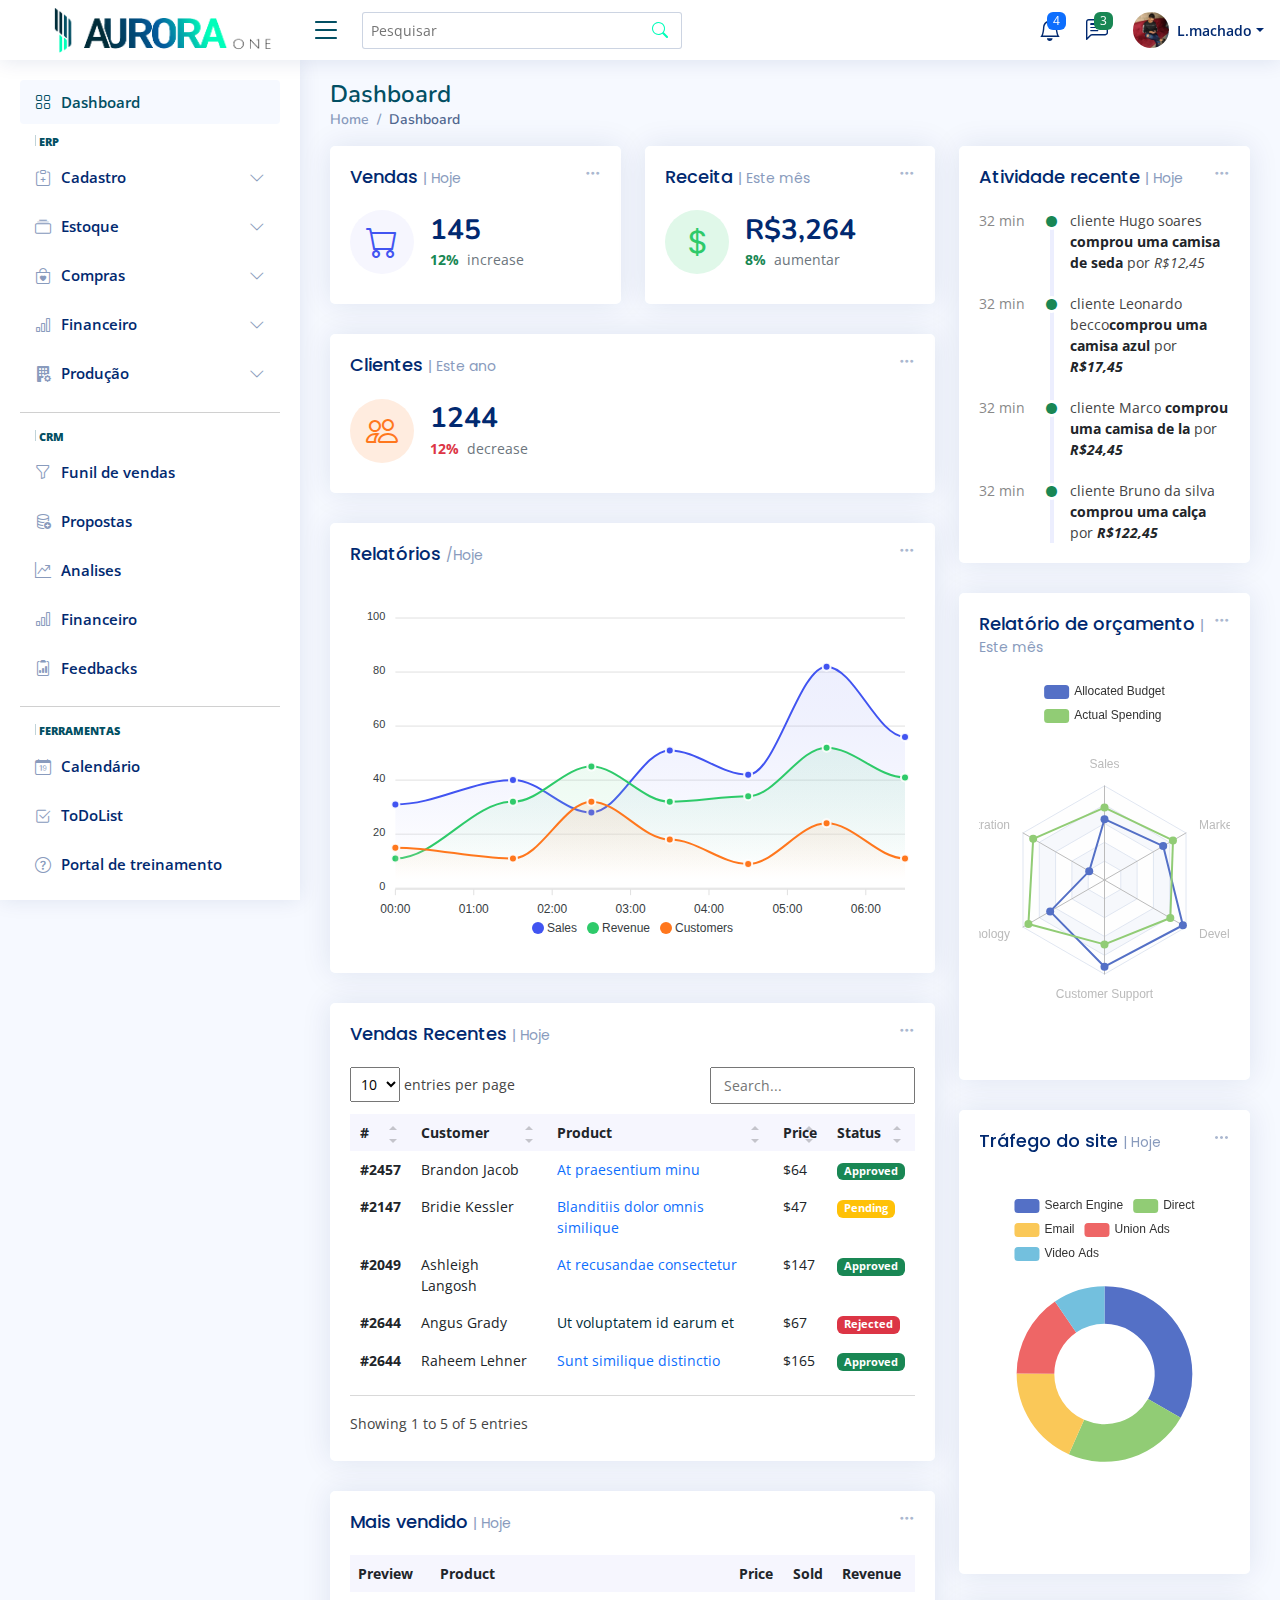
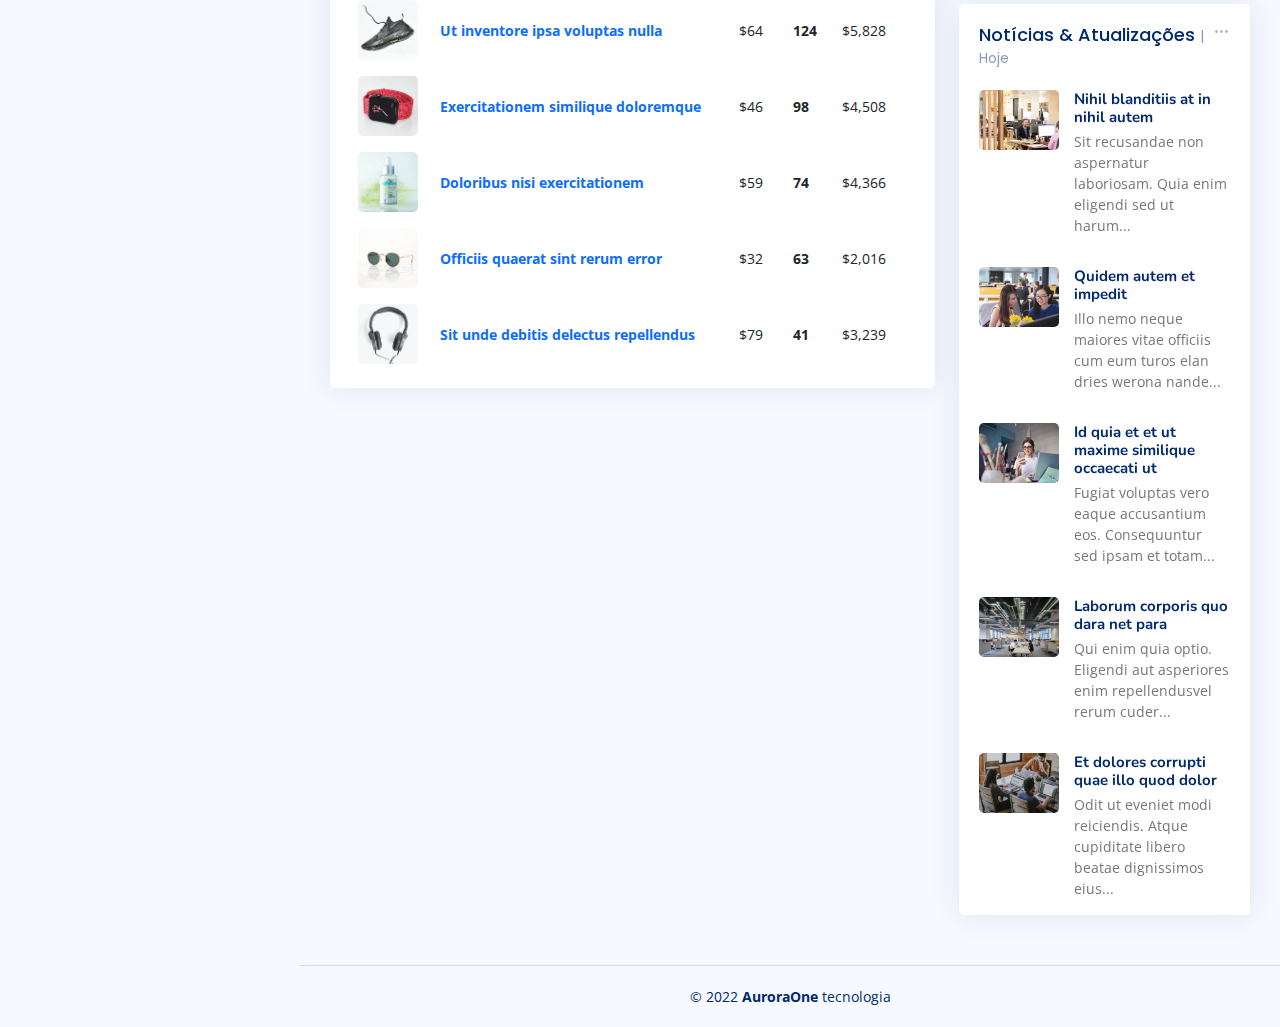
<file: index.html>
<!DOCTYPE html>
<html lang="pt-br">

<head>
  <meta charset="utf-8">
  <meta content="width=device-width, initial-scale=1.0" name="viewport">

  <title>Dashboard | AuroraOne</title>
  <meta content="" name="description">
  <meta content="" name="keywords">

  <!-- Favicons -->
  <link rel="icon" type="image/x-icon" href="assets/img/favi-icon.png">
  <!-- js -->
  <script type="text/javascript" src="assets/js/main.js"></script>
  <!-- Google Fonts -->
  <link href="https://fonts.gstatic.com" rel="preconnect">
  <link href="https://fonts.googleapis.com/css?family=Open+Sans:300,300i,400,400i,600,600i,700,700i|Nunito:300,300i,400,400i,600,600i,700,700i|Poppins:300,300i,400,400i,500,500i,600,600i,700,700i" rel="stylesheet">

  <!-- Vendor CSS Files -->
  <link href="assets/vendor/bootstrap/css/bootstrap.min.css" rel="stylesheet">
  <link href="assets/vendor/bootstrap-icons/bootstrap-icons.css" rel="stylesheet">
  <link href="assets/vendor/boxicons/css/boxicons.min.css" rel="stylesheet">
  <link href="assets/vendor/quill/quill.snow.css" rel="stylesheet">
  <link href="assets/vendor/quill/quill.bubble.css" rel="stylesheet">
  <link href="assets/vendor/remixicon/remixicon.css" rel="stylesheet">
  <link href="assets/vendor/simple-datatables/style.css" rel="stylesheet">

  <!-- Template Main CSS File -->
  <link href="assets/css/style.css" rel="stylesheet">

  
</head>

<body>
  <!-- ======= Header ======= -->
  <header id="header" class="header fixed-top d-flex align-items-center">

    <div class="d-flex align-items-center justify-content-between">
      <a href="index.html" class="logo d-flex align-items-center">
        <img class="logo" src="assets/img/logotipo.png" alt="">
        
      </a>
      <i class="bi bi-list toggle-sidebar-btn"></i>
    </div><!-- End Logo -->

    <div class="search-bar">
      <form class="search-form d-flex align-items-center" method="POST" action="#">
        <input type="text" name="query" placeholder="Pesquisar" title="Enter search keyword">
        <button type="submit" title="Search"><i class="bi bi-search"></i></button>
      </form>
    </div><!-- End Search Bar -->

    <nav class="header-nav ms-auto">
      <ul class="d-flex align-items-center">

        <li class="nav-item d-block d-lg-none">
          <a class="nav-link nav-icon search-bar-toggle " href="#">
            <i class="bi bi-search"></i>
          </a>
        </li><!-- End Search Icon-->

        <li class="nav-item dropdown">

          <a class="nav-link nav-icon" href="#" data-bs-toggle="dropdown">
            <i class="bi bi-bell"></i>
            <span class="badge bg-primary badge-number">4</span>
          </a><!-- End Notification Icon -->

          <ul class="dropdown-menu dropdown-menu-end dropdown-menu-arrow notifications">
            <li class="dropdown-header">
              Você tem 4 novas notificações
              <a href="#"><span class="badge rounded-pill bg-primary p-2 ms-2">View all</span></a>
            </li>
            <li>
              <hr class="dropdown-divider">
            </li>

            <li class="notification-item">
              <i class="bi bi-exclamation-circle text-warning"></i>
              <div>
                <h4>Lorem Ipsum</h4>
                <p>Quae dolorem earum veritatis oditseno</p>
                <p>30 min. ago</p>
              </div>
            </li>

            <li>
              <hr class="dropdown-divider">
            </li>

            <li class="notification-item">
              <i class="bi bi-x-circle text-danger"></i>
              <div>
                <h4>Atque rerum nesciunt</h4>
                <p>Quae dolorem earum veritatis oditseno</p>
                <p>1 hr. ago</p>
              </div>
            </li>

            <li>
              <hr class="dropdown-divider">
            </li>

            <li class="notification-item">
              <i class="bi bi-check-circle text-success"></i>
              <div>
                <h4>Sit rerum fuga</h4>
                <p>Quae dolorem earum veritatis oditseno</p>
                <p>2 hrs. ago</p>
              </div>
            </li>

            <li>
              <hr class="dropdown-divider">
            </li>

            <li class="notification-item">
              <i class="bi bi-info-circle text-primary"></i>
              <div>
                <h4>Dicta reprehenderit</h4>
                <p>Quae dolorem earum veritatis oditseno</p>
                <p>4 hrs. ago</p>
              </div>
            </li>

            <li>
              <hr class="dropdown-divider">
            </li>
            <li class="dropdown-footer">
              <a href="#">Show all notifications</a>
            </li>

          </ul><!-- End Notification Dropdown Items -->

        </li><!-- End Notification Nav -->

        <li class="nav-item dropdown">

          <a class="nav-link nav-icon" href="#" data-bs-toggle="dropdown">
            <i class="bi bi-chat-left-text"></i>
            <span class="badge bg-success badge-number">3</span>
          </a><!-- End Messages Icon -->

          <ul class="dropdown-menu dropdown-menu-end dropdown-menu-arrow messages">
            <li class="dropdown-header">
              You have 3 new messages
              <a href="#"><span class="badge rounded-pill bg-primary p-2 ms-2">View all</span></a>
            </li>
            <li>
              <hr class="dropdown-divider">
            </li>

            <li class="message-item">
              <a href="#">
                <img src="assets/img/messages-1.jpg" alt="" class="rounded-circle">
                <div>
                  <h4>Maria Hudson</h4>
                  <p>Velit asperiores et ducimus soluta repudiandae labore officia est ut...</p>
                  <p>4 hrs. ago</p>
                </div>
              </a>
            </li>
            <li>
              <hr class="dropdown-divider">
            </li>

            <li class="message-item">
              <a href="#">
                <img src="assets/img/messages-2.jpg" alt="" class="rounded-circle">
                <div>
                  <h4>Anna Nelson</h4>
                  <p>Velit asperiores et ducimus soluta repudiandae labore officia est ut...</p>
                  <p>6 hrs. ago</p>
                </div>
              </a>
            </li>
            <li>
              <hr class="dropdown-divider">
            </li>

            <li class="message-item">
              <a href="#">
                <img src="assets/img/messages-3.jpg" alt="" class="rounded-circle">
                <div>
                  <h4>David Muldon</h4>
                  <p>Velit asperiores et ducimus soluta repudiandae labore officia est ut...</p>
                  <p>8 hrs. ago</p>
                </div>
              </a>
            </li>
            <li>
              <hr class="dropdown-divider">
            </li>

            <li class="dropdown-footer">
              <a href="#">Show all messages</a>
            </li>

          </ul><!-- End Messages Dropdown Items -->

        </li><!-- End Messages Nav -->

        <li class="nav-item dropdown pe-3">

          <a class="nav-link nav-profile d-flex align-items-center pe-0" href="#" data-bs-toggle="dropdown">
            <img src="assets/img/profile-img.jpg" alt="Profile" class="rounded-circle">
            <span class="d-none d-md-block dropdown-toggle ps-2">L.machado</span>
          </a><!-- End Profile Iamge Icon -->

          <ul class="dropdown-menu dropdown-menu-end dropdown-menu-arrow profile">
            <li class="dropdown-header">
              <h6>Lucas Machado</h6>
              <span>Desenvolvedor Web</span>
            </li>
            <li>
              <hr class="dropdown-divider">
            </li>

            <li>
              <a class="dropdown-item d-flex align-items-center" href="users-profile.html">
                <i class="bi bi-person"></i>
                <span>Meu perfil
                </span>
              </a>
            </li>
            <li>
              <hr class="dropdown-divider">
            </li>

            <li>
              <a class="dropdown-item d-flex align-items-center" href="users-profile.html">
                <i class="bi bi-gear"></i>
                <span>Configurações da conta</span>
              </a>
            </li>
            <li>
              <hr class="dropdown-divider">
            </li>

            <li>
              <a class="dropdown-item d-flex align-items-center" href="pages-faq.html">
                <i class="bi bi-question-circle"></i>
                <span>Precisa de ajuda?</span>
              </a>
            </li>
            <li>
              <hr class="dropdown-divider">
            </li>

            <li>
              <a class="dropdown-item d-flex align-items-center" href="login.html">
                <i class="bi bi-box-arrow-right"></i>
                <span>Sair</span>
              </a>
            </li>

          </ul><!-- End Profile Dropdown Items -->
        </li><!-- End Profile Nav -->

      </ul>
    </nav><!-- End Icons Navigation -->

  </header><!-- End Header -->

  <!-- ======= Sidebar ======= -->
  <aside id="sidebar" class="sidebar">

    <ul class="sidebar-nav" id="sidebar-nav">

      <li class="nav-item">
        <a class="nav-link " href="index.html">
          <i class="bi bi-grid"></i>
          <span>Dashboard</span>
        </a>
      </li><!-- End Dashboard Nav -->

      <li class="nav-heading" style="color: #024F63;"><b><div class="vr"></div>  ERP</b></li>

      <li class="nav-item">
        <a class="nav-link collapsed" data-bs-target="#components-nav" data-bs-toggle="collapse" href="#">
          <i class="bi bi-clipboard-plus"></i><span>Cadastro</span><i class="bi bi-chevron-down ms-auto"></i>
        </a>
        <ul id="components-nav" class="nav-content collapse " data-bs-parent="#sidebar-nav">
          <li>
            <a href="page-404-error.html">
              <i class="bi bi-circle"></i><span> Clientes</span>
            </a>
          </li>
          <li>
            <a href="page-404-error.html">
              <i class="bi bi-circle"></i><span>Produtos</span>
            </a>
          </li>
          <li>
            <a href="page-404-error.html">
              <i class="bi bi-circle"></i><span>Colaboraradores</span>
            </a>
          </li>
        
        </ul>
      </li><!-- End Components Nav -->

      <li class="nav-item">
        <a class="nav-link collapsed" data-bs-target="#forms-nav" data-bs-toggle="collapse" href="#">
          <i class="bi bi-collection"></i><span>Estoque</span><i class="bi bi-chevron-down ms-auto"></i>
        </a>
        <ul id="forms-nav" class="nav-content collapse " data-bs-parent="#sidebar-nav">
           <li>
            <a href="page-404-error.html">
              <i class="bi bi-circle"></i><span>Entradas Avulsas</span>
            </a>
          </li>

          <li>
            <a href="page-404-error.html">
              <i class="bi bi-circle"></i><span>Saidas Avulsas</span>
            </a>
          </li>

          <li>
            <a href="page-404-error.html">
              <i class="bi bi-circle"></i><span>Pedidos</span>
            </a>
          </li>

          <li>
            <a href="page-404-error.html">
              <i class="bi bi-circle"></i><span>Historico De Movimentações</span>
            </a>
          </li>

          <li>
            <a href="page-404-error.html">
              <i class="bi bi-circle"></i><span>Produtos</span>
            </a>
          </li>
        </ul>
      </li><!-- End Forms Nav -->

      <li class="nav-item">
        <a class="nav-link collapsed" data-bs-target="#tables-nav" data-bs-toggle="collapse" href="#">
          <i class="bi bi-bag-heart"></i><span>Compras</span><i class="bi bi-chevron-down ms-auto"></i>
        </a>
        <ul id="tables-nav" class="nav-content collapse " data-bs-parent="#sidebar-nav">
          <li>
            <a href="page-404-error.html">
              <i class="bi bi-circle"></i><span>Solicitação  </span>
            </a>
          </li>

          <li>
            <a href="page-404-error.html">
              <i class="bi bi-circle"></i><span>Ordem de compra</span>
            </a>
          </li>

          <li>
            <a href="page-404-error.html">
              <i class="bi bi-circle"></i><span>Cotação</span>
            </a>
          </li>

        </ul>
      </li><!-- End Tables Nav -->

      <li class="nav-item">
        <a class="nav-link collapsed" data-bs-target="#charts-nav" data-bs-toggle="collapse" href="#">
          <i class="bi bi-bar-chart"></i><span>Financeiro</span><i class="bi bi-chevron-down ms-auto"></i>
        </a>
        <ul id="charts-nav" class="nav-content collapse " data-bs-parent="#sidebar-nav">
          <li>
            <a href="page-404-error.html">
              <i class="bi bi-circle"></i><span>Ordem de compra</span>
            </a>
          </li>

          <li>
            <a href="page-404-error.html">
              <i class="bi bi-circle"></i><span>Pedidos</span>
            </a>
          </li>

          <li>
            <a href="page-404-error.html">
              <i class="bi bi-circle"></i><span>Contas a Receber</span>
            </a>
          </li>
          
          <li>
            <a href="page-404-error.html">
              <i class="bi bi-circle"></i><span>Contas a Pagar</span>
            </a>
          </li>
          
          <li>
            <a href="page-404-error.html">
              <i class="bi bi-circle"></i><span>Despesas</span>
            </a>
          </li>
          
          <li>
            <a href="page-404-error.html">
              <i class="bi bi-circle"></i><span>Plano De Contas</span>
            </a>
          </li>
          
          <li>
            <a href="page-404-error.html">
              <i class="bi bi-circle"></i><span>Fluxo de caixas</span>
            </a>
          </li>
          <li>
            <a href="page-404-error.html">
              <i class="bi bi-circle"></i><span>Livro Diario</span>
            </a>
          </li>
        </ul>
      </li><!-- End Charts Nav -->

      <li class="nav-item">
        <a class="nav-link collapsed" data-bs-target="#icons-nav" data-bs-toggle="collapse" href="#">
          <i class="bi bi-building-fill-gear"></i><span>Produção</span><i class="bi bi-chevron-down ms-auto"></i>
        </a>
        <ul id="icons-nav" class="nav-content collapse " data-bs-parent="#sidebar-nav">
          <li>
            <a href="page-404-error.html">
              <i class="bi bi-circle"></i><span>Produtos</span>
            </a>
          </li>
          <li>
            <a href="page-404-error.html">
              <i class="bi bi-circle"></i><span>Insumos</span>
            </a>
          </li>
          <li>
            <a href="page-404-error.html">
              <i class="bi bi-circle"></i><span>Ordem de compra</span>
            </a>
          </li>
          <li>
            <a href="page-404-error.htmll">
              <i class="bi bi-circle"></i><span>test</span>
            </a>
          </li>
          <li>
            <a href="page-404-error.html">
              <i class="bi bi-circle"></i><span>test</span>
            </a>
          </li>
          <li>
            <a href="page-404-error.html">
              <i class="bi bi-circle"></i><span>test</span>
            </a>
          </li>
        </ul>
      </li><!-- End ERP -->
      <hr/>

      <li class="nav-heading" style="color: #024F63;"><b><div class="vr"></div>  CRM</b></li>
    </li><!-- CRM -->
    <li class="nav-item">
      <a class="nav-link collapsed" href="page-404-error.html">
        <i class="bi bi-funnel"></i>
        <span>Funil de vendas </span>
      </a>
    </li><!-- End-->

    <li class="nav-item">
      <a class="nav-link collapsed" href="page-404-error.html">
        <i class="bi bi-database-add"></i>
        <span>Propostas </span>
      </a>
    </li><!-- End -->

    <li class="nav-item">
      <a class="nav-link collapsed" href="pages-faq.html">
        <i class="bi bi-graph-up-arrow"></i>
        <span>Analises</span>
      </a>
    </li><!-- END -->

    <li class="nav-item">
      <a class="nav-link collapsed" href="pages-contact.html">
        <i class="  bi bi-bar-chart"></i>
        <span>Financeiro</span>
      </a>
    </li><!-- End Contact Page Nav -->

  

    <li class="nav-item">
      <a class="nav-link collapsed" href="login.html">
        <i class="bi bi-clipboard2-data"></i>
        <span>Feedbacks</span>
      </a>
    </li><!-- End  -->
   
   
    <hr />
      <li class="nav-heading" style="color: #024F63;"><b> <div class="vr"></div> Ferramentas</b></li>

      <li class="nav-item">
        <a class="nav-link collapsed" href="#">
          <i class="bi bi-calendar-date"></i>
          <span>Calendário </span>
        </a>
      </li><!-- End Profile Page Nav -->

      <li class="nav-item ">
        <a class="nav-link collapsed " href="#">
          <i class="bi bi-check2-square"></i>
          <span  >ToDoList </span>
        </a>
      </li><!-- End Profile Page Nav -->

      <li class="nav-item">
        <a class="nav-link collapsed" href="#">
          <i class="bi bi-question-circle"></i>
          <span>Portal de treinamento</span>
        </a>
      </li><!-- End F.A.Q Page Nav -->

      <li class="nav-item">
        <a class="nav-link collapsed" href="#">
          <i class="  bi bi-headset"></i>
          <span>Suporte</span>
        </a>
      </li><!-- End Contact Page Nav -->
    </ul>

  </aside><!-- End Sidebar-->

  <main id="main" class="main">

    <div class="pagetitle">
      <h1>Dashboard</h1>
      <nav>
        <ol class="breadcrumb">
          <li class="breadcrumb-item"><a href="index.html">Home</a></li>
          <li class="breadcrumb-item active">Dashboard</li>
        </ol>
      </nav>
    </div><!-- End Page Title -->

    <section class="section dashboard">
      <div class="row">

        <!-- Left side columns -->
        <div class="col-lg-8">
          <div class="row">

            <!-- Sales Card -->
            <div class="col-xxl-4 col-md-6  card-hovers">
              <div class="card info-card sales-card">

                <div class="filter">
                  <a class="icon" href="#" data-bs-toggle="dropdown"><i class="bi bi-three-dots"></i></a>
                  <ul class="dropdown-menu dropdown-menu-end dropdown-menu-arrow">
                    <li class="dropdown-header text-start">
                      <h6>Filter</h6>
                    </li>

                    <li><a class="dropdown-item" href="#">Today</a></li>
                    <li><a class="dropdown-item" href="#">This Month</a></li>
                    <li><a class="dropdown-item" href="#">This Year</a></li>
                  </ul>
                </div>

                <div class="card-body ">
                  <h5 class="card-title">Vendas <span>| Hoje</span></h5>

                  <div class="d-flex align-items-center">
                    <div class="card-icon rounded-circle d-flex align-items-center justify-content-center">
                      <i class="bi bi-cart icones-animados"></i>
                    </div>
                    <div class="ps-3">
                      <h6>145</h6>
                      <span class="text-success small pt-1 fw-bold">12%</span> <span class="text-muted small pt-2 ps-1">increase</span>

                    </div>
                  </div>
                </div>

              </div>
            </div><!-- End Sales Card -->

            <!-- Revenue Card -->
            <div class="col-xxl-4 col-md-6 card-hovers">
              <div class="card info-card revenue-card">

                <div class="filter">
                  <a class="icon" href="#" data-bs-toggle="dropdown"><i class="bi bi-three-dots"></i></a>
                  <ul class="dropdown-menu dropdown-menu-end dropdown-menu-arrow">
                    <li class="dropdown-header text-start">
                      <h6>Filter</h6>
                    </li>

                    <li><a class="dropdown-item" href="#">Today</a></li>
                    <li><a class="dropdown-item" href="#">This Month</a></li>
                    <li><a class="dropdown-item" href="#">This Year</a></li>
                  </ul>
                </div>

                <div class="card-body">
                  <h5 class="card-title">Receita  <span>| Este mês                  </span></h5>

                  <div class="d-flex align-items-center">
                    <div class="card-icon rounded-circle d-flex align-items-center justify-content-center">
                      <i class="bi bi-currency-dollar icones-animados"></i>
                    </div>
                    <div class="ps-3">
                      <h6>R$3,264</h6>
                      <span class="text-success small pt-1 fw-bold">8%</span> <span class="text-muted small pt-2 ps-1">aumentar</span>

                    </div>
                  </div>
                </div>

              </div>
            </div><!-- End Revenue Card -->

            <!-- Customers Card -->
            <div class="col-xxl-4 col-xl-12 card-hovers">

              <div class="card info-card customers-card">

                <div class="filter">
                  <a class="icon" href="#" data-bs-toggle="dropdown"><i class="bi bi-three-dots"></i></a>
                  <ul class="dropdown-menu dropdown-menu-end dropdown-menu-arrow">
                    <li class="dropdown-header text-start">
                      <h6>Filter</h6>
                    </li>

                    <li><a class="dropdown-item" href="#">Today</a></li>
                    <li><a class="dropdown-item" href="#">This Month</a></li>
                    <li><a class="dropdown-item" href="#">This Year</a></li>
                  </ul>
                </div>

                <div class="card-body">
                  <h5 class="card-title">Clientes  <span>| Este ano</span></h5>

                  <div class="d-flex align-items-center">
                    <div class="card-icon rounded-circle d-flex align-items-center justify-content-center">
                      <i class="bi bi-people icones-animados"></i>
                    </div>
                    <div class="ps-3">
                      <h6>1244</h6>
                      <span class="text-danger small pt-1 fw-bold">12%</span> <span class="text-muted small pt-2 ps-1">decrease</span>

                    </div>
                  </div>

                </div>
              </div>

            </div><!-- End Customers Card -->

            <!-- Reports -->
            <div class="col-12 card-hovers">
              <div class="card">

                <div class="filter">
                  <a class="icon" href="#" data-bs-toggle="dropdown"><i class="bi bi-three-dots"></i></a>
                  <ul class="dropdown-menu dropdown-menu-end dropdown-menu-arrow">
                    <li class="dropdown-header text-start">
                      <h6>Filter</h6>
                    </li>

                    <li><a class="dropdown-item" href="#">Hoje</a></li>
                    <li><a class="dropdown-item" href="#">Este mês</a></li>
                    <li><a class="dropdown-item" href="#">Este ano</a></li>
                  </ul>
                </div>

                <div class="card-body">
                  <h5 class="card-title">Relatórios  <span>/Hoje</span></h5>

                  <!-- Line Chart -->
                  <div id="reportsChart"></div>

                  <script>
                    document.addEventListener("DOMContentLoaded", () => {
                      new ApexCharts(document.querySelector("#reportsChart"), {
                        series: [{
                          name: 'Sales',
                          data: [31, 40, 28, 51, 42, 82, 56],
                        }, {
                          name: 'Revenue',
                          data: [11, 32, 45, 32, 34, 52, 41]
                        }, {
                          name: 'Customers',
                          data: [15, 11, 32, 18, 9, 24, 11]
                        }],
                        chart: {
                          height: 350,
                          type: 'area',
                          toolbar: {
                            show: false
                          },
                        },
                        markers: {
                          size: 4
                        },
                        colors: ['#4154f1', '#2eca6a', '#ff771d'],
                        fill: {
                          type: "gradient",
                          gradient: {
                            shadeIntensity: 1,
                            opacityFrom: 0.3,
                            opacityTo: 0.4,
                            stops: [0, 90, 100]
                          }
                        },
                        dataLabels: {
                          enabled: false
                        },
                        stroke: {
                          curve: 'smooth',
                          width: 2
                        },
                        xaxis: {
                          type: 'datetime',
                          categories: ["2018-09-19T00:00:00.000Z", "2018-09-19T01:30:00.000Z", "2018-09-19T02:30:00.000Z", "2018-09-19T03:30:00.000Z", "2018-09-19T04:30:00.000Z", "2018-09-19T05:30:00.000Z", "2018-09-19T06:30:00.000Z"]
                        },
                        tooltip: {
                          x: {
                            format: 'dd/MM/yy HH:mm'
                          },
                        }
                      }).render();
                    });
                  </script>
                  <!-- End Line Chart -->

                </div>

              </div>
            </div><!-- End Reports -->

            <!-- Recent Sales -->
            <div class="col-12 card-hovers">
              <div class="card recent-sales overflow-auto">

                <div class="filter">
                  <a class="icon" href="#" data-bs-toggle="dropdown"><i class="bi bi-three-dots"></i></a>
                  <ul class="dropdown-menu dropdown-menu-end dropdown-menu-arrow">
                    <li class="dropdown-header text-start">
                      <h6>Filter</h6>
                    </li>

                    <li><a class="dropdown-item" href="#">Today</a></li>
                    <li><a class="dropdown-item" href="#">This Month</a></li>
                    <li><a class="dropdown-item" href="#">This Year</a></li>
                  </ul>
                </div>

                <div class="card-body">
                  <h5 class="card-title">Vendas Recentes <span>| Hoje</span></h5>

                  <table class="table table-borderless datatable">
                    <thead>
                      <tr>
                        <th scope="col">#</th>
                        <th scope="col">Customer</th>
                        <th scope="col">Product</th>
                        <th scope="col">Price</th>
                        <th scope="col">Status</th>
                      </tr>
                    </thead>
                    <tbody>
                      <tr>
                        <th scope="row"><a href="#">#2457</a></th>
                        <td>Brandon Jacob</td>
                        <td><a href="#" class="text-primary">At praesentium minu</a></td>
                        <td>$64</td>
                        <td><span class="badge bg-success">Approved</span></td>
                      </tr>
                      <tr>
                        <th scope="row"><a href="#">#2147</a></th>
                        <td>Bridie Kessler</td>
                        <td><a href="#" class="text-primary">Blanditiis dolor omnis similique</a></td>
                        <td>$47</td>
                        <td><span class="badge bg-warning">Pending</span></td>
                      </tr>
                      <tr>
                        <th scope="row"><a href="#">#2049</a></th>
                        <td>Ashleigh Langosh</td>
                        <td><a href="#" class="text-primary">At recusandae consectetur</a></td>
                        <td>$147</td>
                        <td><span class="badge bg-success">Approved</span></td>
                      </tr>
                      <tr>
                        <th scope="row"><a href="#">#2644</a></th>
                        <td>Angus Grady</td>
                        <td><a href="#" class="text-primar">Ut voluptatem id earum et</a></td>
                        <td>$67</td>
                        <td><span class="badge bg-danger">Rejected</span></td>
                      </tr>
                      <tr>
                        <th scope="row"><a href="#">#2644</a></th>
                        <td>Raheem Lehner</td>
                        <td><a href="#" class="text-primary">Sunt similique distinctio</a></td>
                        <td>$165</td>
                        <td><span class="badge bg-success">Approved</span></td>
                      </tr>
                    </tbody>
                  </table>

                </div>

              </div>
            </div><!-- End Recent Sales -->

            <!-- Top Selling -->
            <div class="col-12 card-hovers">
              <div class="card top-selling overflow-auto">

                <div class="filter">
                  <a class="icon" href="#" data-bs-toggle="dropdown"><i class="bi bi-three-dots"></i></a>
                  <ul class="dropdown-menu dropdown-menu-end dropdown-menu-arrow">
                    <li class="dropdown-header text-start">
                      <h6>Filter</h6>
                    </li>

                    <li><a class="dropdown-item" href="#">Today</a></li>
                    <li><a class="dropdown-item" href="#">This Month</a></li>
                    <li><a class="dropdown-item" href="#">This Year</a></li>
                  </ul>
                </div>

                <div class="card-body pb-0">
                  <h5 class="card-title">Mais vendido  <span>| Hoje</span></h5>

                  <table class="table table-borderless">
                    <thead>
                      <tr>
                        <th scope="col">Preview</th>
                        <th scope="col">Product</th>
                        <th scope="col">Price</th>
                        <th scope="col">Sold</th>
                        <th scope="col">Revenue</th>
                      </tr>
                    </thead>
                    <tbody>
                      <tr>
                        <th scope="row"><a href="#"><img src="assets/img/product-1.jpg" alt=""></a></th>
                        <td><a href="#" class="text-primary fw-bold">Ut inventore ipsa voluptas nulla</a></td>
                        <td>$64</td>
                        <td class="fw-bold">124</td>
                        <td>$5,828</td>
                      </tr>
                      <tr>
                        <th scope="row"><a href="#"><img src="assets/img/product-2.jpg" alt=""></a></th>
                        <td><a href="#" class="text-primary fw-bold">Exercitationem similique doloremque</a></td>
                        <td>$46</td>
                        <td class="fw-bold">98</td>
                        <td>$4,508</td>
                      </tr>
                      <tr>
                        <th scope="row"><a href="#"><img src="assets/img/product-3.jpg" alt=""></a></th>
                        <td><a href="#" class="text-primary fw-bold">Doloribus nisi exercitationem</a></td>
                        <td>$59</td>
                        <td class="fw-bold">74</td>
                        <td>$4,366</td>
                      </tr>
                      <tr>
                        <th scope="row"><a href="#"><img src="assets/img/product-4.jpg" alt=""></a></th>
                        <td><a href="#" class="text-primary fw-bold">Officiis quaerat sint rerum error</a></td>
                        <td>$32</td>
                        <td class="fw-bold">63</td>
                        <td>$2,016</td>
                      </tr>
                      <tr>
                        <th scope="row"><a href="#"><img src="assets/img/product-5.jpg" alt=""></a></th>
                        <td><a href="#" class="text-primary fw-bold">Sit unde debitis delectus repellendus</a></td>
                        <td>$79</td>
                        <td class="fw-bold">41</td>
                        <td>$3,239</td>
                      </tr>
                    </tbody>
                  </table>

                </div>

              </div>
            </div><!-- End Top Selling -->

          </div>
        </div><!-- End Left side columns -->

        <!-- Right side columns -->
        <div class="col-lg-4 card-hovers">

          <!-- Recent Activity -->
          <div class="card">
            <div class="filter">
              <a class="icon" href="#" data-bs-toggle="dropdown"><i class="bi bi-three-dots"></i></a>
              <ul class="dropdown-menu dropdown-menu-end dropdown-menu-arrow">
                <li class="dropdown-header text-start">
                  <h6>Filter</h6>
                </li>

                <li><a class="dropdown-item" href="#">Today</a></li>
                <li><a class="dropdown-item" href="#">This Month</a></li>
                <li><a class="dropdown-item" href="#">This Year</a></li>
              </ul>
            </div>

            <div class="card-body">
              <h5 class="card-title">Atividade recente <span>| Hoje</span></h5>

              <div class="activity">

                <div class="activity-item d-flex">
                  <div class="activite-label">32 min</div>
                  <i class='bi bi-circle-fill activity-badge text-success align-self-start'></i>
                  <div class="activity-content">
                  cliente Hugo soares <a href="#" class="fw-bold text-dark">comprou uma camisa de seda</a> por <i >R$12,45</i>
                  </div>
                </div><!-- End activity item-->

                <div class="activity-item d-flex">
                  <div class="activite-label">32 min</div>
                  <i class='bi bi-circle-fill activity-badge text-success align-self-start'></i>
                  <div class="activity-content">
                  cliente Leonardo becco<a href="#" class="fw-bold text-dark">comprou uma camisa azul</a> por <i  class="fw-bold text-dark">R$17,45</i>
                  </div>
                </div><!-- End activity item-->

                <div class="activity-item d-flex">
                  <div class="activite-label">32 min</div>
                  <i class='bi bi-circle-fill activity-badge text-success align-self-start'></i>
                  <div class="activity-content">
                  cliente Marco <a href="#" class="fw-bold text-dark">comprou uma camisa de la</a> por <i  class="fw-bold text-dark">R$24,45</i>
                  </div>
                </div><!-- End activity item-->
                
              <div class="activity-item d-flex">
                  <div class="activite-label">32 min</div>
                  <i class='bi bi-circle-fill activity-badge text-success align-self-start'></i>
                  <div class="activity-content">
                  cliente Bruno da silva <a href="#" class="fw-bold text-dark">comprou uma calça</a> por <i  class="fw-bold text-dark">R$122,45</i>
                  </div>
                </div><!-- End activity item-->

              </div>

            </div>
          </div><!-- End Recent Activity -->

          <!-- Budget Report -->
          <div class="card card-hovers">
            <div class="filter">
              <a class="icon" href="#" data-bs-toggle="dropdown"><i class="bi bi-three-dots"></i></a>
              <ul class="dropdown-menu dropdown-menu-end dropdown-menu-arrow">
                <li class="dropdown-header text-start">
                  <h6>Filter</h6>
                </li>

                <li><a class="dropdown-item" href="#">Today</a></li>
                <li><a class="dropdown-item" href="#">This Month</a></li>
                <li><a class="dropdown-item" href="#">This Year</a></li>
              </ul>
            </div>

            <div class="card-body pb-0">
              <h5 class="card-title">Relatório de orçamento
                <span>| Este mês</span></h5>

              <div id="budgetChart" style="min-height: 400px;" class="echart"></div>

              <script>
                document.addEventListener("DOMContentLoaded", () => {
                  var budgetChart = echarts.init(document.querySelector("#budgetChart")).setOption({
                    legend: {
                      data: ['Allocated Budget', 'Actual Spending']
                    },
                    radar: {
                      // shape: 'circle',
                      indicator: [{
                          name: 'Sales',
                          max: 6500
                        },
                        {
                          name: 'Administration',
                          max: 16000
                        },
                        {
                          name: 'Information Technology',
                          max: 30000
                        },
                        {
                          name: 'Customer Support',
                          max: 38000
                        },
                        {
                          name: 'Development',
                          max: 52000
                        },
                        {
                          name: 'Marketing',
                          max: 25000
                        }
                      ]
                    },
                    series: [{
                      name: 'Budget vs spending',
                      type: 'radar',
                      data: [{
                          value: [4200, 3000, 20000, 35000, 50000, 18000],
                          name: 'Allocated Budget'
                        },
                        {
                          value: [5000, 14000, 28000, 26000, 42000, 21000],
                          name: 'Actual Spending'
                        }
                      ]
                    }]
                  });
                });
              </script>

            </div>
          </div><!-- End Budget Report -->

          <!-- Website Traffic -->
          <div class="card card-hovers">
            <div class="filter">
              <a class="icon" href="#" data-bs-toggle="dropdown"><i class="bi bi-three-dots"></i></a>
              <ul class="dropdown-menu dropdown-menu-end dropdown-menu-arrow">
                <li class="dropdown-header text-start">
                  <h6>Filter</h6>
                </li>

                <li><a class="dropdown-item" href="#">Today</a></li>
                <li><a class="dropdown-item" href="#">This Month</a></li>
                <li><a class="dropdown-item" href="#">This Year</a></li>
              </ul>
            </div>

            <div class="card-body pb-0">
              <h5 class="card-title">Tráfego do site <span>| Hoje</span></h5>

              <div id="trafficChart" style="min-height: 400px;" class="echart"></div>

              <script>
                document.addEventListener("DOMContentLoaded", () => {
                  echarts.init(document.querySelector("#trafficChart")).setOption({
                    tooltip: {
                      trigger: 'item'
                    },
                    legend: {
                      top: '5%',
                      left: 'center'
                    },
                    series: [{
                      name: 'Access From',
                      type: 'pie',
                      radius: ['40%', '70%'],
                      avoidLabelOverlap: false,
                      label: {
                        show: false,
                        position: 'center'
                      },
                      emphasis: {
                        label: {
                          show: true,
                          fontSize: '18',
                          fontWeight: 'bold'
                        }
                      },
                      labelLine: {
                        show: false
                      },
                      data: [{
                          value: 1048,
                          name: 'Search Engine'
                        },
                        {
                          value: 735,
                          name: 'Direct'
                        },
                        {
                          value: 580,
                          name: 'Email'
                        },
                        {
                          value: 484,
                          name: 'Union Ads'
                        },
                        {
                          value: 300,
                          name: 'Video Ads'
                        }
                      ]
                    }]
                  });
                });
              </script>

            </div>
          </div><!-- End Website Traffic -->

          <!-- News & Updates Traffic -->
          <div class="card card-hovers">
            <div class="filter">
              <a class="icon" href="#" data-bs-toggle="dropdown"><i class="bi bi-three-dots"></i></a>
              <ul class="dropdown-menu dropdown-menu-end dropdown-menu-arrow">
                <li class="dropdown-header text-start">
                  <h6>Filter</h6>
                </li>

                <li><a class="dropdown-item" href="#">Today</a></li>
                <li><a class="dropdown-item" href="#">This Month</a></li>
                <li><a class="dropdown-item" href="#">This Year</a></li>
              </ul>
            </div>

            <div class="card-body pb-0">
              <h5 class="card-title">Notícias &amp; Atualizações <span>| Hoje</span></h5>

              <div class="news">
                <div class="post-item clearfix">
                  <img src="assets/img/news-1.jpg" alt="">
                  <h4><a href="#">Nihil blanditiis at in nihil autem</a></h4>
                  <p>Sit recusandae non aspernatur laboriosam. Quia enim eligendi sed ut harum...</p>
                </div>

                <div class="post-item clearfix">
                  <img src="assets/img/news-2.jpg" alt="">
                  <h4><a href="#">Quidem autem et impedit</a></h4>
                  <p>Illo nemo neque maiores vitae officiis cum eum turos elan dries werona nande...</p>
                </div>

                <div class="post-item clearfix">
                  <img src="assets/img/news-3.jpg" alt="">
                  <h4><a href="#">Id quia et et ut maxime similique occaecati ut</a></h4>
                  <p>Fugiat voluptas vero eaque accusantium eos. Consequuntur sed ipsam et totam...</p>
                </div>

                <div class="post-item clearfix">
                  <img src="assets/img/news-4.jpg" alt="">
                  <h4><a href="#">Laborum corporis quo dara net para</a></h4>
                  <p>Qui enim quia optio. Eligendi aut asperiores enim repellendusvel rerum cuder...</p>
                </div>

                <div class="post-item clearfix">
                  <img src="assets/img/news-5.jpg" alt="">
                  <h4><a href="#">Et dolores corrupti quae illo quod dolor</a></h4>
                  <p>Odit ut eveniet modi reiciendis. Atque cupiditate libero beatae dignissimos eius...</p>
                </div>

              </div><!-- End sidebar recent posts-->

            </div>
          </div><!-- End News & Updates -->

        </div><!-- End Right side columns -->

      </div>
    </section>

  </main><!-- End #main -->

  <!-- ======= Footer ======= -->
  <footer id="footer" class="footer ">
    <div class="copyright icones-animados">
      &copy;  2022  <strong><span> AuroraOne</span></strong> tecnologia
    </div>
    
  </footer><!-- End Footer -->

  <a href="#" class="back-to-top d-flex align-items-center justify-content-center"><i class="bi bi-arrow-up-short"></i></a>

  <!-- Vendor JS Files -->
  <script src="assets/vendor/apexcharts/apexcharts.min.js"></script>
  <script src="assets/vendor/bootstrap/js/bootstrap.bundle.min.js"></script>
  <script src="assets/vendor/chart.js/chart.umd.js"></script>
  <script src="assets/vendor/echarts/echarts.min.js"></script>
  <script src="assets/vendor/quill/quill.min.js"></script>
  <script src="assets/vendor/simple-datatables/simple-datatables.js"></script>
  <script src="assets/vendor/tinymce/tinymce.min.js"></script>
  <script src="assets/vendor/php-email-form/validate.js"></script>

  <!-- Template Main JS File -->
  <script src="assets/js/main.js"></script>

</body>

</html>
</file>
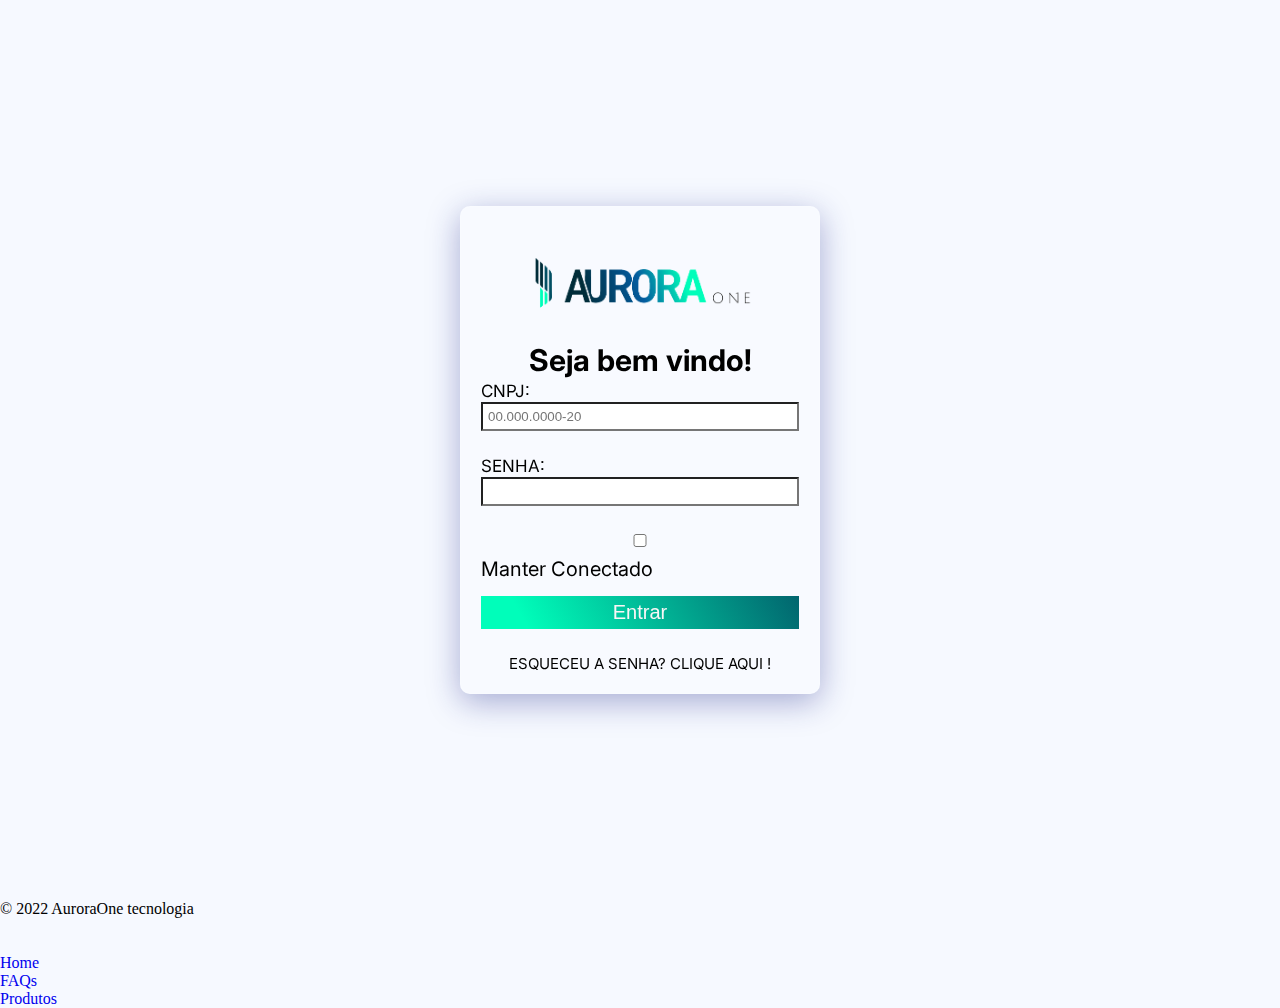
<file: login.html>
<!doctype html>
<html lang="pt-br">
  <head>
    <meta charset="utf-8">
    <meta name="viewport" content="width=device-width, initial-scale=1">
    <title>Login - AuroraOne</title>
     <!--FAVICON-->
     <link rel="icon" type="image/x-icon" href="assets/img/favi-icon.png">
      <!--recaptch-->
     <!--bootstrap css-->
    <link href="https://cdn.jsdelivr.net/npm/bootstrap@5.3.0-alpha1/dist/css/bootstrap.min.css" rel="stylesheet" integrity="sha384-GLhlTQ8iRABdZLl6O3oVMWSktQOp6b7In1Zl3/Jr59b6EGGoI1aFkw7cmDA6j6gD" crossorigin="anonymous">
    <!--css-->
    <link rel="stylesheet" href="assets/css/login.css">
    <!--icones-->
    <link rel="stylesheet" href="https://cdn.linearicons.com/free/1.0.0/icon-font.min.css">
   <!--js-->
   <script type="text/javascript" src="assets/js/"></script>

  </head>
  <body>
    <main>
      <div class="shape1 "></div>
      <div class="shape2 "></div>
      <div class="login">
          <img src="assets/img/logotipo.png" class="logo-aurora" alt="logo">
          <h1 class="">Seja bem vindo!</h1>
          <form>
              <div class="form-group">
                <label class="form-label cnpj-size" for="email"> CNPJ:</label>
                <input  class="form-control border border-success p-2 mb-2 border-opacity-50" placeholder="00.000.0000-20" id="edit1" value="" size="5" maxlength="14"  type="text" oninput="this.value = this.value.replace(/[^0-9]/g, '').replace(/(\..*?)\..*/g, '$1');" />
              </div>
                
              <div class="form-group">
                  <label class="form-label cnpj-size" name="password" for="password">SENHA: </label>
                  <input class="form-control ls-for border border-success p-2 mb-2 border-opacity-50" type="password" id="password">
                
              </div>

              <div class="form-check form-switch">
                <input class="form-check-input " type="checkbox" role="switch" id="flexSwitchCheckDefault">
                <label class="form-check-label  " for="flexSwitchCheckDefault">Manter Conectado </label>
              </div>

              <input class="btn w-100 cor-botao  " type="submit" value="Entrar"> 

          

              <div class="link-esqueceu" >
                  <a href="#">ESQUECEU A SENHA? CLIQUE AQUI !</a>
              </div>
          </form>
          
      </div>
    </main>   
    <footer>
        <div class="container">
          <footer class="d-flex flex-wrap justify-content-between align-items-center py-3 my-4 border-top">
            <p class="col-md-4 mb-0 text-muted cor-footer ">© 2022 AuroraOne tecnologia</p>
        
            <a href="/" class="col-md-4 d-flex align-items-center justify-content-center mb-3 mb-md-0 me-md-auto link-dark text-decoration-none">
              <svg class="bi me-2" width="40" height="32"><use xlink:href="#bootstrap"></use></svg>
            </a>
        
            <ul class="nav col-md-4 justify-content-end ">
              <li class="nav-item"><a href="#" class="nav-link px-2 text-muted">Home</a></li>
              <li class="nav-item"><a href="#" class="nav-link px-2 text-muted">FAQs</a></li>
              <li class="nav-item"><a href="#" class="nav-link px-2 text-muted">Produtos</a></li>
            </ul>
          </footer>
        </div> 
    </footer>    
    <script src="https://cdn.jsdelivr.net/npm/bootstrap@5.3.0-alpha1/dist/js/bootstrap.bundle.min.js" integrity="sha384-w76AqPfDkMBDXo30jS1Sgez6pr3x5MlQ1ZAGC+nuZB+EYdgRZgiwxhTBTkF7CXvN" crossorigin="anonymous"></script>
  </body>
</html>
</file>
<file: assets/vendor/quill/quill.snow.css>
/*!
 * Quill Editor v1.3.7
 * https://quilljs.com/
 * Copyright (c) 2014, Jason Chen
 * Copyright (c) 2013, salesforce.com
 */
.ql-container {
  box-sizing: border-box;
  font-family: Helvetica, Arial, sans-serif;
  font-size: 13px;
  height: 100%;
  margin: 0px;
  position: relative;
}
.ql-container.ql-disabled .ql-tooltip {
  visibility: hidden;
}
.ql-container.ql-disabled .ql-editor ul[data-checked] > li::before {
  pointer-events: none;
}
.ql-clipboard {
  left: -100000px;
  height: 1px;
  overflow-y: hidden;
  position: absolute;
  top: 50%;
}
.ql-clipboard p {
  margin: 0;
  padding: 0;
}
.ql-editor {
  box-sizing: border-box;
  line-height: 1.42;
  height: 100%;
  outline: none;
  overflow-y: auto;
  padding: 12px 15px;
  tab-size: 4;
  -moz-tab-size: 4;
  text-align: left;
  white-space: pre-wrap;
  word-wrap: break-word;
}
.ql-editor > * {
  cursor: text;
}
.ql-editor p,
.ql-editor ol,
.ql-editor ul,
.ql-editor pre,
.ql-editor blockquote,
.ql-editor h1,
.ql-editor h2,
.ql-editor h3,
.ql-editor h4,
.ql-editor h5,
.ql-editor h6 {
  margin: 0;
  padding: 0;
  counter-reset: list-1 list-2 list-3 list-4 list-5 list-6 list-7 list-8 list-9;
}
.ql-editor ol,
.ql-editor ul {
  padding-left: 1.5em;
}
.ql-editor ol > li,
.ql-editor ul > li {
  list-style-type: none;
}
.ql-editor ul > li::before {
  content: '\2022';
}
.ql-editor ul[data-checked=true],
.ql-editor ul[data-checked=false] {
  pointer-events: none;
}
.ql-editor ul[data-checked=true] > li *,
.ql-editor ul[data-checked=false] > li * {
  pointer-events: all;
}
.ql-editor ul[data-checked=true] > li::before,
.ql-editor ul[data-checked=false] > li::before {
  color: #777;
  cursor: pointer;
  pointer-events: all;
}
.ql-editor ul[data-checked=true] > li::before {
  content: '\2611';
}
.ql-editor ul[data-checked=false] > li::before {
  content: '\2610';
}
.ql-editor li::before {
  display: inline-block;
  white-space: nowrap;
  width: 1.2em;
}
.ql-editor li:not(.ql-direction-rtl)::before {
  margin-left: -1.5em;
  margin-right: 0.3em;
  text-align: right;
}
.ql-editor li.ql-direction-rtl::before {
  margin-left: 0.3em;
  margin-right: -1.5em;
}
.ql-editor ol li:not(.ql-direction-rtl),
.ql-editor ul li:not(.ql-direction-rtl) {
  padding-left: 1.5em;
}
.ql-editor ol li.ql-direction-rtl,
.ql-editor ul li.ql-direction-rtl {
  padding-right: 1.5em;
}
.ql-editor ol li {
  counter-reset: list-1 list-2 list-3 list-4 list-5 list-6 list-7 list-8 list-9;
  counter-increment: list-0;
}
.ql-editor ol li:before {
  content: counter(list-0, decimal) '. ';
}
.ql-editor ol li.ql-indent-1 {
  counter-increment: list-1;
}
.ql-editor ol li.ql-indent-1:before {
  content: counter(list-1, lower-alpha) '. ';
}
.ql-editor ol li.ql-indent-1 {
  counter-reset: list-2 list-3 list-4 list-5 list-6 list-7 list-8 list-9;
}
.ql-editor ol li.ql-indent-2 {
  counter-increment: list-2;
}
.ql-editor ol li.ql-indent-2:before {
  content: counter(list-2, lower-roman) '. ';
}
.ql-editor ol li.ql-indent-2 {
  counter-reset: list-3 list-4 list-5 list-6 list-7 list-8 list-9;
}
.ql-editor ol li.ql-indent-3 {
  counter-increment: list-3;
}
.ql-editor ol li.ql-indent-3:before {
  content: counter(list-3, decimal) '. ';
}
.ql-editor ol li.ql-indent-3 {
  counter-reset: list-4 list-5 list-6 list-7 list-8 list-9;
}
.ql-editor ol li.ql-indent-4 {
  counter-increment: list-4;
}
.ql-editor ol li.ql-indent-4:before {
  content: counter(list-4, lower-alpha) '. ';
}
.ql-editor ol li.ql-indent-4 {
  counter-reset: list-5 list-6 list-7 list-8 list-9;
}
.ql-editor ol li.ql-indent-5 {
  counter-increment: list-5;
}
.ql-editor ol li.ql-indent-5:before {
  content: counter(list-5, lower-roman) '. ';
}
.ql-editor ol li.ql-indent-5 {
  counter-reset: list-6 list-7 list-8 list-9;
}
.ql-editor ol li.ql-indent-6 {
  counter-increment: list-6;
}
.ql-editor ol li.ql-indent-6:before {
  content: counter(list-6, decimal) '. ';
}
.ql-editor ol li.ql-indent-6 {
  counter-reset: list-7 list-8 list-9;
}
.ql-editor ol li.ql-indent-7 {
  counter-increment: list-7;
}
.ql-editor ol li.ql-indent-7:before {
  content: counter(list-7, lower-alpha) '. ';
}
.ql-editor ol li.ql-indent-7 {
  counter-reset: list-8 list-9;
}
.ql-editor ol li.ql-indent-8 {
  counter-increment: list-8;
}
.ql-editor ol li.ql-indent-8:before {
  content: counter(list-8, lower-roman) '. ';
}
.ql-editor ol li.ql-indent-8 {
  counter-reset: list-9;
}
.ql-editor ol li.ql-indent-9 {
  counter-increment: list-9;
}
.ql-editor ol li.ql-indent-9:before {
  content: counter(list-9, decimal) '. ';
}
.ql-editor .ql-indent-1:not(.ql-direction-rtl) {
  padding-left: 3em;
}
.ql-editor li.ql-indent-1:not(.ql-direction-rtl) {
  padding-left: 4.5em;
}
.ql-editor .ql-indent-1.ql-direction-rtl.ql-align-right {
  padding-right: 3em;
}
.ql-editor li.ql-indent-1.ql-direction-rtl.ql-align-right {
  padding-right: 4.5em;
}
.ql-editor .ql-indent-2:not(.ql-direction-rtl) {
  padding-left: 6em;
}
.ql-editor li.ql-indent-2:not(.ql-direction-rtl) {
  padding-left: 7.5em;
}
.ql-editor .ql-indent-2.ql-direction-rtl.ql-align-right {
  padding-right: 6em;
}
.ql-editor li.ql-indent-2.ql-direction-rtl.ql-align-right {
  padding-right: 7.5em;
}
.ql-editor .ql-indent-3:not(.ql-direction-rtl) {
  padding-left: 9em;
}
.ql-editor li.ql-indent-3:not(.ql-direction-rtl) {
  padding-left: 10.5em;
}
.ql-editor .ql-indent-3.ql-direction-rtl.ql-align-right {
  padding-right: 9em;
}
.ql-editor li.ql-indent-3.ql-direction-rtl.ql-align-right {
  padding-right: 10.5em;
}
.ql-editor .ql-indent-4:not(.ql-direction-rtl) {
  padding-left: 12em;
}
.ql-editor li.ql-indent-4:not(.ql-direction-rtl) {
  padding-left: 13.5em;
}
.ql-editor .ql-indent-4.ql-direction-rtl.ql-align-right {
  padding-right: 12em;
}
.ql-editor li.ql-indent-4.ql-direction-rtl.ql-align-right {
  padding-right: 13.5em;
}
.ql-editor .ql-indent-5:not(.ql-direction-rtl) {
  padding-left: 15em;
}
.ql-editor li.ql-indent-5:not(.ql-direction-rtl) {
  padding-left: 16.5em;
}
.ql-editor .ql-indent-5.ql-direction-rtl.ql-align-right {
  padding-right: 15em;
}
.ql-editor li.ql-indent-5.ql-direction-rtl.ql-align-right {
  padding-right: 16.5em;
}
.ql-editor .ql-indent-6:not(.ql-direction-rtl) {
  padding-left: 18em;
}
.ql-editor li.ql-indent-6:not(.ql-direction-rtl) {
  padding-left: 19.5em;
}
.ql-editor .ql-indent-6.ql-direction-rtl.ql-align-right {
  padding-right: 18em;
}
.ql-editor li.ql-indent-6.ql-direction-rtl.ql-align-right {
  padding-right: 19.5em;
}
.ql-editor .ql-indent-7:not(.ql-direction-rtl) {
  padding-left: 21em;
}
.ql-editor li.ql-indent-7:not(.ql-direction-rtl) {
  padding-left: 22.5em;
}
.ql-editor .ql-indent-7.ql-direction-rtl.ql-align-right {
  padding-right: 21em;
}
.ql-editor li.ql-indent-7.ql-direction-rtl.ql-align-right {
  padding-right: 22.5em;
}
.ql-editor .ql-indent-8:not(.ql-direction-rtl) {
  padding-left: 24em;
}
.ql-editor li.ql-indent-8:not(.ql-direction-rtl) {
  padding-left: 25.5em;
}
.ql-editor .ql-indent-8.ql-direction-rtl.ql-align-right {
  padding-right: 24em;
}
.ql-editor li.ql-indent-8.ql-direction-rtl.ql-align-right {
  padding-right: 25.5em;
}
.ql-editor .ql-indent-9:not(.ql-direction-rtl) {
  padding-left: 27em;
}
.ql-editor li.ql-indent-9:not(.ql-direction-rtl) {
  padding-left: 28.5em;
}
.ql-editor .ql-indent-9.ql-direction-rtl.ql-align-right {
  padding-right: 27em;
}
.ql-editor li.ql-indent-9.ql-direction-rtl.ql-align-right {
  padding-right: 28.5em;
}
.ql-editor .ql-video {
  display: block;
  max-width: 100%;
}
.ql-editor .ql-video.ql-align-center {
  margin: 0 auto;
}
.ql-editor .ql-video.ql-align-right {
  margin: 0 0 0 auto;
}
.ql-editor .ql-bg-black {
  background-color: #000;
}
.ql-editor .ql-bg-red {
  background-color: #e60000;
}
.ql-editor .ql-bg-orange {
  background-color: #f90;
}
.ql-editor .ql-bg-yellow {
  background-color: #ff0;
}
.ql-editor .ql-bg-green {
  background-color: #008a00;
}
.ql-editor .ql-bg-blue {
  background-color: #06c;
}
.ql-editor .ql-bg-purple {
  background-color: #93f;
}
.ql-editor .ql-color-white {
  color: #fff;
}
.ql-editor .ql-color-red {
  color: #e60000;
}
.ql-editor .ql-color-orange {
  color: #f90;
}
.ql-editor .ql-color-yellow {
  color: #ff0;
}
.ql-editor .ql-color-green {
  color: #008a00;
}
.ql-editor .ql-color-blue {
  color: #06c;
}
.ql-editor .ql-color-purple {
  color: #93f;
}
.ql-editor .ql-font-serif {
  font-family: Georgia, Times New Roman, serif;
}
.ql-editor .ql-font-monospace {
  font-family: Monaco, Courier New, monospace;
}
.ql-editor .ql-size-small {
  font-size: 0.75em;
}
.ql-editor .ql-size-large {
  font-size: 1.5em;
}
.ql-editor .ql-size-huge {
  font-size: 2.5em;
}
.ql-editor .ql-direction-rtl {
  direction: rtl;
  text-align: inherit;
}
.ql-editor .ql-align-center {
  text-align: center;
}
.ql-editor .ql-align-justify {
  text-align: justify;
}
.ql-editor .ql-align-right {
  text-align: right;
}
.ql-editor.ql-blank::before {
  color: rgba(0,0,0,0.6);
  content: attr(data-placeholder);
  font-style: italic;
  left: 15px;
  pointer-events: none;
  position: absolute;
  right: 15px;
}
.ql-snow.ql-toolbar:after,
.ql-snow .ql-toolbar:after {
  clear: both;
  content: '';
  display: table;
}
.ql-snow.ql-toolbar button,
.ql-snow .ql-toolbar button {
  background: none;
  border: none;
  cursor: pointer;
  display: inline-block;
  float: left;
  height: 24px;
  padding: 3px 5px;
  width: 28px;
}
.ql-snow.ql-toolbar button svg,
.ql-snow .ql-toolbar button svg {
  float: left;
  height: 100%;
}
.ql-snow.ql-toolbar button:active:hover,
.ql-snow .ql-toolbar button:active:hover {
  outline: none;
}
.ql-snow.ql-toolbar input.ql-image[type=file],
.ql-snow .ql-toolbar input.ql-image[type=file] {
  display: none;
}
.ql-snow.ql-toolbar button:hover,
.ql-snow .ql-toolbar button:hover,
.ql-snow.ql-toolbar button:focus,
.ql-snow .ql-toolbar button:focus,
.ql-snow.ql-toolbar button.ql-active,
.ql-snow .ql-toolbar button.ql-active,
.ql-snow.ql-toolbar .ql-picker-label:hover,
.ql-snow .ql-toolbar .ql-picker-label:hover,
.ql-snow.ql-toolbar .ql-picker-label.ql-active,
.ql-snow .ql-toolbar .ql-picker-label.ql-active,
.ql-snow.ql-toolbar .ql-picker-item:hover,
.ql-snow .ql-toolbar .ql-picker-item:hover,
.ql-snow.ql-toolbar .ql-picker-item.ql-selected,
.ql-snow .ql-toolbar .ql-picker-item.ql-selected {
  color: #06c;
}
.ql-snow.ql-toolbar button:hover .ql-fill,
.ql-snow .ql-toolbar button:hover .ql-fill,
.ql-snow.ql-toolbar button:focus .ql-fill,
.ql-snow .ql-toolbar button:focus .ql-fill,
.ql-snow.ql-toolbar button.ql-active .ql-fill,
.ql-snow .ql-toolbar button.ql-active .ql-fill,
.ql-snow.ql-toolbar .ql-picker-label:hover .ql-fill,
.ql-snow .ql-toolbar .ql-picker-label:hover .ql-fill,
.ql-snow.ql-toolbar .ql-picker-label.ql-active .ql-fill,
.ql-snow .ql-toolbar .ql-picker-label.ql-active .ql-fill,
.ql-snow.ql-toolbar .ql-picker-item:hover .ql-fill,
.ql-snow .ql-toolbar .ql-picker-item:hover .ql-fill,
.ql-snow.ql-toolbar .ql-picker-item.ql-selected .ql-fill,
.ql-snow .ql-toolbar .ql-picker-item.ql-selected .ql-fill,
.ql-snow.ql-toolbar button:hover .ql-stroke.ql-fill,
.ql-snow .ql-toolbar button:hover .ql-stroke.ql-fill,
.ql-snow.ql-toolbar button:focus .ql-stroke.ql-fill,
.ql-snow .ql-toolbar button:focus .ql-stroke.ql-fill,
.ql-snow.ql-toolbar button.ql-active .ql-stroke.ql-fill,
.ql-snow .ql-toolbar button.ql-active .ql-stroke.ql-fill,
.ql-snow.ql-toolbar .ql-picker-label:hover .ql-stroke.ql-fill,
.ql-snow .ql-toolbar .ql-picker-label:hover .ql-stroke.ql-fill,
.ql-snow.ql-toolbar .ql-picker-label.ql-active .ql-stroke.ql-fill,
.ql-snow .ql-toolbar .ql-picker-label.ql-active .ql-stroke.ql-fill,
.ql-snow.ql-toolbar .ql-picker-item:hover .ql-stroke.ql-fill,
.ql-snow .ql-toolbar .ql-picker-item:hover .ql-stroke.ql-fill,
.ql-snow.ql-toolbar .ql-picker-item.ql-selected .ql-stroke.ql-fill,
.ql-snow .ql-toolbar .ql-picker-item.ql-selected .ql-stroke.ql-fill {
  fill: #06c;
}
.ql-snow.ql-toolbar button:hover .ql-stroke,
.ql-snow .ql-toolbar button:hover .ql-stroke,
.ql-snow.ql-toolbar button:focus .ql-stroke,
.ql-snow .ql-toolbar button:focus .ql-stroke,
.ql-snow.ql-toolbar button.ql-active .ql-stroke,
.ql-snow .ql-toolbar button.ql-active .ql-stroke,
.ql-snow.ql-toolbar .ql-picker-label:hover .ql-stroke,
.ql-snow .ql-toolbar .ql-picker-label:hover .ql-stroke,
.ql-snow.ql-toolbar .ql-picker-label.ql-active .ql-stroke,
.ql-snow .ql-toolbar .ql-picker-label.ql-active .ql-stroke,
.ql-snow.ql-toolbar .ql-picker-item:hover .ql-stroke,
.ql-snow .ql-toolbar .ql-picker-item:hover .ql-stroke,
.ql-snow.ql-toolbar .ql-picker-item.ql-selected .ql-stroke,
.ql-snow .ql-toolbar .ql-picker-item.ql-selected .ql-stroke,
.ql-snow.ql-toolbar button:hover .ql-stroke-miter,
.ql-snow .ql-toolbar button:hover .ql-stroke-miter,
.ql-snow.ql-toolbar button:focus .ql-stroke-miter,
.ql-snow .ql-toolbar button:focus .ql-stroke-miter,
.ql-snow.ql-toolbar button.ql-active .ql-stroke-miter,
.ql-snow .ql-toolbar button.ql-active .ql-stroke-miter,
.ql-snow.ql-toolbar .ql-picker-label:hover .ql-stroke-miter,
.ql-snow .ql-toolbar .ql-picker-label:hover .ql-stroke-miter,
.ql-snow.ql-toolbar .ql-picker-label.ql-active .ql-stroke-miter,
.ql-snow .ql-toolbar .ql-picker-label.ql-active .ql-stroke-miter,
.ql-snow.ql-toolbar .ql-picker-item:hover .ql-stroke-miter,
.ql-snow .ql-toolbar .ql-picker-item:hover .ql-stroke-miter,
.ql-snow.ql-toolbar .ql-picker-item.ql-selected .ql-stroke-miter,
.ql-snow .ql-toolbar .ql-picker-item.ql-selected .ql-stroke-miter {
  stroke: #06c;
}
@media (pointer: coarse) {
  .ql-snow.ql-toolbar button:hover:not(.ql-active),
  .ql-snow .ql-toolbar button:hover:not(.ql-active) {
    color: #444;
  }
  .ql-snow.ql-toolbar button:hover:not(.ql-active) .ql-fill,
  .ql-snow .ql-toolbar button:hover:not(.ql-active) .ql-fill,
  .ql-snow.ql-toolbar button:hover:not(.ql-active) .ql-stroke.ql-fill,
  .ql-snow .ql-toolbar button:hover:not(.ql-active) .ql-stroke.ql-fill {
    fill: #444;
  }
  .ql-snow.ql-toolbar button:hover:not(.ql-active) .ql-stroke,
  .ql-snow .ql-toolbar button:hover:not(.ql-active) .ql-stroke,
  .ql-snow.ql-toolbar button:hover:not(.ql-active) .ql-stroke-miter,
  .ql-snow .ql-toolbar button:hover:not(.ql-active) .ql-stroke-miter {
    stroke: #444;
  }
}
.ql-snow {
  box-sizing: border-box;
}
.ql-snow * {
  box-sizing: border-box;
}
.ql-snow .ql-hidden {
  display: none;
}
.ql-snow .ql-out-bottom,
.ql-snow .ql-out-top {
  visibility: hidden;
}
.ql-snow .ql-tooltip {
  position: absolute;
  transform: translateY(10px);
}
.ql-snow .ql-tooltip a {
  cursor: pointer;
  text-decoration: none;
}
.ql-snow .ql-tooltip.ql-flip {
  transform: translateY(-10px);
}
.ql-snow .ql-formats {
  display: inline-block;
  vertical-align: middle;
}
.ql-snow .ql-formats:after {
  clear: both;
  content: '';
  display: table;
}
.ql-snow .ql-stroke {
  fill: none;
  stroke: #444;
  stroke-linecap: round;
  stroke-linejoin: round;
  stroke-width: 2;
}
.ql-snow .ql-stroke-miter {
  fill: none;
  stroke: #444;
  stroke-miterlimit: 10;
  stroke-width: 2;
}
.ql-snow .ql-fill,
.ql-snow .ql-stroke.ql-fill {
  fill: #444;
}
.ql-snow .ql-empty {
  fill: none;
}
.ql-snow .ql-even {
  fill-rule: evenodd;
}
.ql-snow .ql-thin,
.ql-snow .ql-stroke.ql-thin {
  stroke-width: 1;
}
.ql-snow .ql-transparent {
  opacity: 0.4;
}
.ql-snow .ql-direction svg:last-child {
  display: none;
}
.ql-snow .ql-direction.ql-active svg:last-child {
  display: inline;
}
.ql-snow .ql-direction.ql-active svg:first-child {
  display: none;
}
.ql-snow .ql-editor h1 {
  font-size: 2em;
}
.ql-snow .ql-editor h2 {
  font-size: 1.5em;
}
.ql-snow .ql-editor h3 {
  font-size: 1.17em;
}
.ql-snow .ql-editor h4 {
  font-size: 1em;
}
.ql-snow .ql-editor h5 {
  font-size: 0.83em;
}
.ql-snow .ql-editor h6 {
  font-size: 0.67em;
}
.ql-snow .ql-editor a {
  text-decoration: underline;
}
.ql-snow .ql-editor blockquote {
  border-left: 4px solid #ccc;
  margin-bottom: 5px;
  margin-top: 5px;
  padding-left: 16px;
}
.ql-snow .ql-editor code,
.ql-snow .ql-editor pre {
  background-color: #f0f0f0;
  border-radius: 3px;
}
.ql-snow .ql-editor pre {
  white-space: pre-wrap;
  margin-bottom: 5px;
  margin-top: 5px;
  padding: 5px 10px;
}
.ql-snow .ql-editor code {
  font-size: 85%;
  padding: 2px 4px;
}
.ql-snow .ql-editor pre.ql-syntax {
  background-color: #23241f;
  color: #f8f8f2;
  overflow: visible;
}
.ql-snow .ql-editor img {
  max-width: 100%;
}
.ql-snow .ql-picker {
  color: #444;
  display: inline-block;
  float: left;
  font-size: 14px;
  font-weight: 500;
  height: 24px;
  position: relative;
  vertical-align: middle;
}
.ql-snow .ql-picker-label {
  cursor: pointer;
  display: inline-block;
  height: 100%;
  padding-left: 8px;
  padding-right: 2px;
  position: relative;
  width: 100%;
}
.ql-snow .ql-picker-label::before {
  display: inline-block;
  line-height: 22px;
}
.ql-snow .ql-picker-options {
  background-color: #fff;
  display: none;
  min-width: 100%;
  padding: 4px 8px;
  position: absolute;
  white-space: nowrap;
}
.ql-snow .ql-picker-options .ql-picker-item {
  cursor: pointer;
  display: block;
  padding-bottom: 5px;
  padding-top: 5px;
}
.ql-snow .ql-picker.ql-expanded .ql-picker-label {
  color: #ccc;
  z-index: 2;
}
.ql-snow .ql-picker.ql-expanded .ql-picker-label .ql-fill {
  fill: #ccc;
}
.ql-snow .ql-picker.ql-expanded .ql-picker-label .ql-stroke {
  stroke: #ccc;
}
.ql-snow .ql-picker.ql-expanded .ql-picker-options {
  display: block;
  margin-top: -1px;
  top: 100%;
  z-index: 1;
}
.ql-snow .ql-color-picker,
.ql-snow .ql-icon-picker {
  width: 28px;
}
.ql-snow .ql-color-picker .ql-picker-label,
.ql-snow .ql-icon-picker .ql-picker-label {
  padding: 2px 4px;
}
.ql-snow .ql-color-picker .ql-picker-label svg,
.ql-snow .ql-icon-picker .ql-picker-label svg {
  right: 4px;
}
.ql-snow .ql-icon-picker .ql-picker-options {
  padding: 4px 0px;
}
.ql-snow .ql-icon-picker .ql-picker-item {
  height: 24px;
  width: 24px;
  padding: 2px 4px;
}
.ql-snow .ql-color-picker .ql-picker-options {
  padding: 3px 5px;
  width: 152px;
}
.ql-snow .ql-color-picker .ql-picker-item {
  border: 1px solid transparent;
  float: left;
  height: 16px;
  margin: 2px;
  padding: 0px;
  width: 16px;
}
.ql-snow .ql-picker:not(.ql-color-picker):not(.ql-icon-picker) svg {
  position: absolute;
  margin-top: -9px;
  right: 0;
  top: 50%;
  width: 18px;
}
.ql-snow .ql-picker.ql-header .ql-picker-label[data-label]:not([data-label=''])::before,
.ql-snow .ql-picker.ql-font .ql-picker-label[data-label]:not([data-label=''])::before,
.ql-snow .ql-picker.ql-size .ql-picker-label[data-label]:not([data-label=''])::before,
.ql-snow .ql-picker.ql-header .ql-picker-item[data-label]:not([data-label=''])::before,
.ql-snow .ql-picker.ql-font .ql-picker-item[data-label]:not([data-label=''])::before,
.ql-snow .ql-picker.ql-size .ql-picker-item[data-label]:not([data-label=''])::before {
  content: attr(data-label);
}
.ql-snow .ql-picker.ql-header {
  width: 98px;
}
.ql-snow .ql-picker.ql-header .ql-picker-label::before,
.ql-snow .ql-picker.ql-header .ql-picker-item::before {
  content: 'Normal';
}
.ql-snow .ql-picker.ql-header .ql-picker-label[data-value="1"]::before,
.ql-snow .ql-picker.ql-header .ql-picker-item[data-value="1"]::before {
  content: 'Heading 1';
}
.ql-snow .ql-picker.ql-header .ql-picker-label[data-value="2"]::before,
.ql-snow .ql-picker.ql-header .ql-picker-item[data-value="2"]::before {
  content: 'Heading 2';
}
.ql-snow .ql-picker.ql-header .ql-picker-label[data-value="3"]::before,
.ql-snow .ql-picker.ql-header .ql-picker-item[data-value="3"]::before {
  content: 'Heading 3';
}
.ql-snow .ql-picker.ql-header .ql-picker-label[data-value="4"]::before,
.ql-snow .ql-picker.ql-header .ql-picker-item[data-value="4"]::before {
  content: 'Heading 4';
}
.ql-snow .ql-picker.ql-header .ql-picker-label[data-value="5"]::before,
.ql-snow .ql-picker.ql-header .ql-picker-item[data-value="5"]::before {
  content: 'Heading 5';
}
.ql-snow .ql-picker.ql-header .ql-picker-label[data-value="6"]::before,
.ql-snow .ql-picker.ql-header .ql-picker-item[data-value="6"]::before {
  content: 'Heading 6';
}
.ql-snow .ql-picker.ql-header .ql-picker-item[data-value="1"]::before {
  font-size: 2em;
}
.ql-snow .ql-picker.ql-header .ql-picker-item[data-value="2"]::before {
  font-size: 1.5em;
}
.ql-snow .ql-picker.ql-header .ql-picker-item[data-value="3"]::before {
  font-size: 1.17em;
}
.ql-snow .ql-picker.ql-header .ql-picker-item[data-value="4"]::before {
  font-size: 1em;
}
.ql-snow .ql-picker.ql-header .ql-picker-item[data-value="5"]::before {
  font-size: 0.83em;
}
.ql-snow .ql-picker.ql-header .ql-picker-item[data-value="6"]::before {
  font-size: 0.67em;
}
.ql-snow .ql-picker.ql-font {
  width: 108px;
}
.ql-snow .ql-picker.ql-font .ql-picker-label::before,
.ql-snow .ql-picker.ql-font .ql-picker-item::before {
  content: 'Sans Serif';
}
.ql-snow .ql-picker.ql-font .ql-picker-label[data-value=serif]::before,
.ql-snow .ql-picker.ql-font .ql-picker-item[data-value=serif]::before {
  content: 'Serif';
}
.ql-snow .ql-picker.ql-font .ql-picker-label[data-value=monospace]::before,
.ql-snow .ql-picker.ql-font .ql-picker-item[data-value=monospace]::before {
  content: 'Monospace';
}
.ql-snow .ql-picker.ql-font .ql-picker-item[data-value=serif]::before {
  font-family: Georgia, Times New Roman, serif;
}
.ql-snow .ql-picker.ql-font .ql-picker-item[data-value=monospace]::before {
  font-family: Monaco, Courier New, monospace;
}
.ql-snow .ql-picker.ql-size {
  width: 98px;
}
.ql-snow .ql-picker.ql-size .ql-picker-label::before,
.ql-snow .ql-picker.ql-size .ql-picker-item::before {
  content: 'Normal';
}
.ql-snow .ql-picker.ql-size .ql-picker-label[data-value=small]::before,
.ql-snow .ql-picker.ql-size .ql-picker-item[data-value=small]::before {
  content: 'Small';
}
.ql-snow .ql-picker.ql-size .ql-picker-label[data-value=large]::before,
.ql-snow .ql-picker.ql-size .ql-picker-item[data-value=large]::before {
  content: 'Large';
}
.ql-snow .ql-picker.ql-size .ql-picker-label[data-value=huge]::before,
.ql-snow .ql-picker.ql-size .ql-picker-item[data-value=huge]::before {
  content: 'Huge';
}
.ql-snow .ql-picker.ql-size .ql-picker-item[data-value=small]::before {
  font-size: 10px;
}
.ql-snow .ql-picker.ql-size .ql-picker-item[data-value=large]::before {
  font-size: 18px;
}
.ql-snow .ql-picker.ql-size .ql-picker-item[data-value=huge]::before {
  font-size: 32px;
}
.ql-snow .ql-color-picker.ql-background .ql-picker-item {
  background-color: #fff;
}
.ql-snow .ql-color-picker.ql-color .ql-picker-item {
  background-color: #000;
}
.ql-toolbar.ql-snow {
  border: 1px solid #ccc;
  box-sizing: border-box;
  font-family: 'Helvetica Neue', 'Helvetica', 'Arial', sans-serif;
  padding: 8px;
}
.ql-toolbar.ql-snow .ql-formats {
  margin-right: 15px;
}
.ql-toolbar.ql-snow .ql-picker-label {
  border: 1px solid transparent;
}
.ql-toolbar.ql-snow .ql-picker-options {
  border: 1px solid transparent;
  box-shadow: rgba(0,0,0,0.2) 0 2px 8px;
}
.ql-toolbar.ql-snow .ql-picker.ql-expanded .ql-picker-label {
  border-color: #ccc;
}
.ql-toolbar.ql-snow .ql-picker.ql-expanded .ql-picker-options {
  border-color: #ccc;
}
.ql-toolbar.ql-snow .ql-color-picker .ql-picker-item.ql-selected,
.ql-toolbar.ql-snow .ql-color-picker .ql-picker-item:hover {
  border-color: #000;
}
.ql-toolbar.ql-snow + .ql-container.ql-snow {
  border-top: 0px;
}
.ql-snow .ql-tooltip {
  background-color: #fff;
  border: 1px solid #ccc;
  box-shadow: 0px 0px 5px #ddd;
  color: #444;
  padding: 5px 12px;
  white-space: nowrap;
}
.ql-snow .ql-tooltip::before {
  content: "Visit URL:";
  line-height: 26px;
  margin-right: 8px;
}
.ql-snow .ql-tooltip input[type=text] {
  display: none;
  border: 1px solid #ccc;
  font-size: 13px;
  height: 26px;
  margin: 0px;
  padding: 3px 5px;
  width: 170px;
}
.ql-snow .ql-tooltip a.ql-preview {
  display: inline-block;
  max-width: 200px;
  overflow-x: hidden;
  text-overflow: ellipsis;
  vertical-align: top;
}
.ql-snow .ql-tooltip a.ql-action::after {
  border-right: 1px solid #ccc;
  content: 'Edit';
  margin-left: 16px;
  padding-right: 8px;
}
.ql-snow .ql-tooltip a.ql-remove::before {
  content: 'Remove';
  margin-left: 8px;
}
.ql-snow .ql-tooltip a {
  line-height: 26px;
}
.ql-snow .ql-tooltip.ql-editing a.ql-preview,
.ql-snow .ql-tooltip.ql-editing a.ql-remove {
  display: none;
}
.ql-snow .ql-tooltip.ql-editing input[type=text] {
  display: inline-block;
}
.ql-snow .ql-tooltip.ql-editing a.ql-action::after {
  border-right: 0px;
  content: 'Save';
  padding-right: 0px;
}
.ql-snow .ql-tooltip[data-mode=link]::before {
  content: "Enter link:";
}
.ql-snow .ql-tooltip[data-mode=formula]::before {
  content: "Enter formula:";
}
.ql-snow .ql-tooltip[data-mode=video]::before {
  content: "Enter video:";
}
.ql-snow a {
  color: #06c;
}
.ql-container.ql-snow {
  border: 1px solid #ccc;
}
</file>
<file: assets/vendor/quill/quill.bubble.css>
/*!
 * Quill Editor v1.3.7
 * https://quilljs.com/
 * Copyright (c) 2014, Jason Chen
 * Copyright (c) 2013, salesforce.com
 */
.ql-container {
  box-sizing: border-box;
  font-family: Helvetica, Arial, sans-serif;
  font-size: 13px;
  height: 100%;
  margin: 0px;
  position: relative;
}
.ql-container.ql-disabled .ql-tooltip {
  visibility: hidden;
}
.ql-container.ql-disabled .ql-editor ul[data-checked] > li::before {
  pointer-events: none;
}
.ql-clipboard {
  left: -100000px;
  height: 1px;
  overflow-y: hidden;
  position: absolute;
  top: 50%;
}
.ql-clipboard p {
  margin: 0;
  padding: 0;
}
.ql-editor {
  box-sizing: border-box;
  line-height: 1.42;
  height: 100%;
  outline: none;
  overflow-y: auto;
  padding: 12px 15px;
  tab-size: 4;
  -moz-tab-size: 4;
  text-align: left;
  white-space: pre-wrap;
  word-wrap: break-word;
}
.ql-editor > * {
  cursor: text;
}
.ql-editor p,
.ql-editor ol,
.ql-editor ul,
.ql-editor pre,
.ql-editor blockquote,
.ql-editor h1,
.ql-editor h2,
.ql-editor h3,
.ql-editor h4,
.ql-editor h5,
.ql-editor h6 {
  margin: 0;
  padding: 0;
  counter-reset: list-1 list-2 list-3 list-4 list-5 list-6 list-7 list-8 list-9;
}
.ql-editor ol,
.ql-editor ul {
  padding-left: 1.5em;
}
.ql-editor ol > li,
.ql-editor ul > li {
  list-style-type: none;
}
.ql-editor ul > li::before {
  content: '\2022';
}
.ql-editor ul[data-checked=true],
.ql-editor ul[data-checked=false] {
  pointer-events: none;
}
.ql-editor ul[data-checked=true] > li *,
.ql-editor ul[data-checked=false] > li * {
  pointer-events: all;
}
.ql-editor ul[data-checked=true] > li::before,
.ql-editor ul[data-checked=false] > li::before {
  color: #777;
  cursor: pointer;
  pointer-events: all;
}
.ql-editor ul[data-checked=true] > li::before {
  content: '\2611';
}
.ql-editor ul[data-checked=false] > li::before {
  content: '\2610';
}
.ql-editor li::before {
  display: inline-block;
  white-space: nowrap;
  width: 1.2em;
}
.ql-editor li:not(.ql-direction-rtl)::before {
  margin-left: -1.5em;
  margin-right: 0.3em;
  text-align: right;
}
.ql-editor li.ql-direction-rtl::before {
  margin-left: 0.3em;
  margin-right: -1.5em;
}
.ql-editor ol li:not(.ql-direction-rtl),
.ql-editor ul li:not(.ql-direction-rtl) {
  padding-left: 1.5em;
}
.ql-editor ol li.ql-direction-rtl,
.ql-editor ul li.ql-direction-rtl {
  padding-right: 1.5em;
}
.ql-editor ol li {
  counter-reset: list-1 list-2 list-3 list-4 list-5 list-6 list-7 list-8 list-9;
  counter-increment: list-0;
}
.ql-editor ol li:before {
  content: counter(list-0, decimal) '. ';
}
.ql-editor ol li.ql-indent-1 {
  counter-increment: list-1;
}
.ql-editor ol li.ql-indent-1:before {
  content: counter(list-1, lower-alpha) '. ';
}
.ql-editor ol li.ql-indent-1 {
  counter-reset: list-2 list-3 list-4 list-5 list-6 list-7 list-8 list-9;
}
.ql-editor ol li.ql-indent-2 {
  counter-increment: list-2;
}
.ql-editor ol li.ql-indent-2:before {
  content: counter(list-2, lower-roman) '. ';
}
.ql-editor ol li.ql-indent-2 {
  counter-reset: list-3 list-4 list-5 list-6 list-7 list-8 list-9;
}
.ql-editor ol li.ql-indent-3 {
  counter-increment: list-3;
}
.ql-editor ol li.ql-indent-3:before {
  content: counter(list-3, decimal) '. ';
}
.ql-editor ol li.ql-indent-3 {
  counter-reset: list-4 list-5 list-6 list-7 list-8 list-9;
}
.ql-editor ol li.ql-indent-4 {
  counter-increment: list-4;
}
.ql-editor ol li.ql-indent-4:before {
  content: counter(list-4, lower-alpha) '. ';
}
.ql-editor ol li.ql-indent-4 {
  counter-reset: list-5 list-6 list-7 list-8 list-9;
}
.ql-editor ol li.ql-indent-5 {
  counter-increment: list-5;
}
.ql-editor ol li.ql-indent-5:before {
  content: counter(list-5, lower-roman) '. ';
}
.ql-editor ol li.ql-indent-5 {
  counter-reset: list-6 list-7 list-8 list-9;
}
.ql-editor ol li.ql-indent-6 {
  counter-increment: list-6;
}
.ql-editor ol li.ql-indent-6:before {
  content: counter(list-6, decimal) '. ';
}
.ql-editor ol li.ql-indent-6 {
  counter-reset: list-7 list-8 list-9;
}
.ql-editor ol li.ql-indent-7 {
  counter-increment: list-7;
}
.ql-editor ol li.ql-indent-7:before {
  content: counter(list-7, lower-alpha) '. ';
}
.ql-editor ol li.ql-indent-7 {
  counter-reset: list-8 list-9;
}
.ql-editor ol li.ql-indent-8 {
  counter-increment: list-8;
}
.ql-editor ol li.ql-indent-8:before {
  content: counter(list-8, lower-roman) '. ';
}
.ql-editor ol li.ql-indent-8 {
  counter-reset: list-9;
}
.ql-editor ol li.ql-indent-9 {
  counter-increment: list-9;
}
.ql-editor ol li.ql-indent-9:before {
  content: counter(list-9, decimal) '. ';
}
.ql-editor .ql-indent-1:not(.ql-direction-rtl) {
  padding-left: 3em;
}
.ql-editor li.ql-indent-1:not(.ql-direction-rtl) {
  padding-left: 4.5em;
}
.ql-editor .ql-indent-1.ql-direction-rtl.ql-align-right {
  padding-right: 3em;
}
.ql-editor li.ql-indent-1.ql-direction-rtl.ql-align-right {
  padding-right: 4.5em;
}
.ql-editor .ql-indent-2:not(.ql-direction-rtl) {
  padding-left: 6em;
}
.ql-editor li.ql-indent-2:not(.ql-direction-rtl) {
  padding-left: 7.5em;
}
.ql-editor .ql-indent-2.ql-direction-rtl.ql-align-right {
  padding-right: 6em;
}
.ql-editor li.ql-indent-2.ql-direction-rtl.ql-align-right {
  padding-right: 7.5em;
}
.ql-editor .ql-indent-3:not(.ql-direction-rtl) {
  padding-left: 9em;
}
.ql-editor li.ql-indent-3:not(.ql-direction-rtl) {
  padding-left: 10.5em;
}
.ql-editor .ql-indent-3.ql-direction-rtl.ql-align-right {
  padding-right: 9em;
}
.ql-editor li.ql-indent-3.ql-direction-rtl.ql-align-right {
  padding-right: 10.5em;
}
.ql-editor .ql-indent-4:not(.ql-direction-rtl) {
  padding-left: 12em;
}
.ql-editor li.ql-indent-4:not(.ql-direction-rtl) {
  padding-left: 13.5em;
}
.ql-editor .ql-indent-4.ql-direction-rtl.ql-align-right {
  padding-right: 12em;
}
.ql-editor li.ql-indent-4.ql-direction-rtl.ql-align-right {
  padding-right: 13.5em;
}
.ql-editor .ql-indent-5:not(.ql-direction-rtl) {
  padding-left: 15em;
}
.ql-editor li.ql-indent-5:not(.ql-direction-rtl) {
  padding-left: 16.5em;
}
.ql-editor .ql-indent-5.ql-direction-rtl.ql-align-right {
  padding-right: 15em;
}
.ql-editor li.ql-indent-5.ql-direction-rtl.ql-align-right {
  padding-right: 16.5em;
}
.ql-editor .ql-indent-6:not(.ql-direction-rtl) {
  padding-left: 18em;
}
.ql-editor li.ql-indent-6:not(.ql-direction-rtl) {
  padding-left: 19.5em;
}
.ql-editor .ql-indent-6.ql-direction-rtl.ql-align-right {
  padding-right: 18em;
}
.ql-editor li.ql-indent-6.ql-direction-rtl.ql-align-right {
  padding-right: 19.5em;
}
.ql-editor .ql-indent-7:not(.ql-direction-rtl) {
  padding-left: 21em;
}
.ql-editor li.ql-indent-7:not(.ql-direction-rtl) {
  padding-left: 22.5em;
}
.ql-editor .ql-indent-7.ql-direction-rtl.ql-align-right {
  padding-right: 21em;
}
.ql-editor li.ql-indent-7.ql-direction-rtl.ql-align-right {
  padding-right: 22.5em;
}
.ql-editor .ql-indent-8:not(.ql-direction-rtl) {
  padding-left: 24em;
}
.ql-editor li.ql-indent-8:not(.ql-direction-rtl) {
  padding-left: 25.5em;
}
.ql-editor .ql-indent-8.ql-direction-rtl.ql-align-right {
  padding-right: 24em;
}
.ql-editor li.ql-indent-8.ql-direction-rtl.ql-align-right {
  padding-right: 25.5em;
}
.ql-editor .ql-indent-9:not(.ql-direction-rtl) {
  padding-left: 27em;
}
.ql-editor li.ql-indent-9:not(.ql-direction-rtl) {
  padding-left: 28.5em;
}
.ql-editor .ql-indent-9.ql-direction-rtl.ql-align-right {
  padding-right: 27em;
}
.ql-editor li.ql-indent-9.ql-direction-rtl.ql-align-right {
  padding-right: 28.5em;
}
.ql-editor .ql-video {
  display: block;
  max-width: 100%;
}
.ql-editor .ql-video.ql-align-center {
  margin: 0 auto;
}
.ql-editor .ql-video.ql-align-right {
  margin: 0 0 0 auto;
}
.ql-editor .ql-bg-black {
  background-color: #000;
}
.ql-editor .ql-bg-red {
  background-color: #e60000;
}
.ql-editor .ql-bg-orange {
  background-color: #f90;
}
.ql-editor .ql-bg-yellow {
  background-color: #ff0;
}
.ql-editor .ql-bg-green {
  background-color: #008a00;
}
.ql-editor .ql-bg-blue {
  background-color: #06c;
}
.ql-editor .ql-bg-purple {
  background-color: #93f;
}
.ql-editor .ql-color-white {
  color: #fff;
}
.ql-editor .ql-color-red {
  color: #e60000;
}
.ql-editor .ql-color-orange {
  color: #f90;
}
.ql-editor .ql-color-yellow {
  color: #ff0;
}
.ql-editor .ql-color-green {
  color: #008a00;
}
.ql-editor .ql-color-blue {
  color: #06c;
}
.ql-editor .ql-color-purple {
  color: #93f;
}
.ql-editor .ql-font-serif {
  font-family: Georgia, Times New Roman, serif;
}
.ql-editor .ql-font-monospace {
  font-family: Monaco, Courier New, monospace;
}
.ql-editor .ql-size-small {
  font-size: 0.75em;
}
.ql-editor .ql-size-large {
  font-size: 1.5em;
}
.ql-editor .ql-size-huge {
  font-size: 2.5em;
}
.ql-editor .ql-direction-rtl {
  direction: rtl;
  text-align: inherit;
}
.ql-editor .ql-align-center {
  text-align: center;
}
.ql-editor .ql-align-justify {
  text-align: justify;
}
.ql-editor .ql-align-right {
  text-align: right;
}
.ql-editor.ql-blank::before {
  color: rgba(0,0,0,0.6);
  content: attr(data-placeholder);
  font-style: italic;
  left: 15px;
  pointer-events: none;
  position: absolute;
  right: 15px;
}
.ql-bubble.ql-toolbar:after,
.ql-bubble .ql-toolbar:after {
  clear: both;
  content: '';
  display: table;
}
.ql-bubble.ql-toolbar button,
.ql-bubble .ql-toolbar button {
  background: none;
  border: none;
  cursor: pointer;
  display: inline-block;
  float: left;
  height: 24px;
  padding: 3px 5px;
  width: 28px;
}
.ql-bubble.ql-toolbar button svg,
.ql-bubble .ql-toolbar button svg {
  float: left;
  height: 100%;
}
.ql-bubble.ql-toolbar button:active:hover,
.ql-bubble .ql-toolbar button:active:hover {
  outline: none;
}
.ql-bubble.ql-toolbar input.ql-image[type=file],
.ql-bubble .ql-toolbar input.ql-image[type=file] {
  display: none;
}
.ql-bubble.ql-toolbar button:hover,
.ql-bubble .ql-toolbar button:hover,
.ql-bubble.ql-toolbar button:focus,
.ql-bubble .ql-toolbar button:focus,
.ql-bubble.ql-toolbar button.ql-active,
.ql-bubble .ql-toolbar button.ql-active,
.ql-bubble.ql-toolbar .ql-picker-label:hover,
.ql-bubble .ql-toolbar .ql-picker-label:hover,
.ql-bubble.ql-toolbar .ql-picker-label.ql-active,
.ql-bubble .ql-toolbar .ql-picker-label.ql-active,
.ql-bubble.ql-toolbar .ql-picker-item:hover,
.ql-bubble .ql-toolbar .ql-picker-item:hover,
.ql-bubble.ql-toolbar .ql-picker-item.ql-selected,
.ql-bubble .ql-toolbar .ql-picker-item.ql-selected {
  color: #fff;
}
.ql-bubble.ql-toolbar button:hover .ql-fill,
.ql-bubble .ql-toolbar button:hover .ql-fill,
.ql-bubble.ql-toolbar button:focus .ql-fill,
.ql-bubble .ql-toolbar button:focus .ql-fill,
.ql-bubble.ql-toolbar button.ql-active .ql-fill,
.ql-bubble .ql-toolbar button.ql-active .ql-fill,
.ql-bubble.ql-toolbar .ql-picker-label:hover .ql-fill,
.ql-bubble .ql-toolbar .ql-picker-label:hover .ql-fill,
.ql-bubble.ql-toolbar .ql-picker-label.ql-active .ql-fill,
.ql-bubble .ql-toolbar .ql-picker-label.ql-active .ql-fill,
.ql-bubble.ql-toolbar .ql-picker-item:hover .ql-fill,
.ql-bubble .ql-toolbar .ql-picker-item:hover .ql-fill,
.ql-bubble.ql-toolbar .ql-picker-item.ql-selected .ql-fill,
.ql-bubble .ql-toolbar .ql-picker-item.ql-selected .ql-fill,
.ql-bubble.ql-toolbar button:hover .ql-stroke.ql-fill,
.ql-bubble .ql-toolbar button:hover .ql-stroke.ql-fill,
.ql-bubble.ql-toolbar button:focus .ql-stroke.ql-fill,
.ql-bubble .ql-toolbar button:focus .ql-stroke.ql-fill,
.ql-bubble.ql-toolbar button.ql-active .ql-stroke.ql-fill,
.ql-bubble .ql-toolbar button.ql-active .ql-stroke.ql-fill,
.ql-bubble.ql-toolbar .ql-picker-label:hover .ql-stroke.ql-fill,
.ql-bubble .ql-toolbar .ql-picker-label:hover .ql-stroke.ql-fill,
.ql-bubble.ql-toolbar .ql-picker-label.ql-active .ql-stroke.ql-fill,
.ql-bubble .ql-toolbar .ql-picker-label.ql-active .ql-stroke.ql-fill,
.ql-bubble.ql-toolbar .ql-picker-item:hover .ql-stroke.ql-fill,
.ql-bubble .ql-toolbar .ql-picker-item:hover .ql-stroke.ql-fill,
.ql-bubble.ql-toolbar .ql-picker-item.ql-selected .ql-stroke.ql-fill,
.ql-bubble .ql-toolbar .ql-picker-item.ql-selected .ql-stroke.ql-fill {
  fill: #fff;
}
.ql-bubble.ql-toolbar button:hover .ql-stroke,
.ql-bubble .ql-toolbar button:hover .ql-stroke,
.ql-bubble.ql-toolbar button:focus .ql-stroke,
.ql-bubble .ql-toolbar button:focus .ql-stroke,
.ql-bubble.ql-toolbar button.ql-active .ql-stroke,
.ql-bubble .ql-toolbar button.ql-active .ql-stroke,
.ql-bubble.ql-toolbar .ql-picker-label:hover .ql-stroke,
.ql-bubble .ql-toolbar .ql-picker-label:hover .ql-stroke,
.ql-bubble.ql-toolbar .ql-picker-label.ql-active .ql-stroke,
.ql-bubble .ql-toolbar .ql-picker-label.ql-active .ql-stroke,
.ql-bubble.ql-toolbar .ql-picker-item:hover .ql-stroke,
.ql-bubble .ql-toolbar .ql-picker-item:hover .ql-stroke,
.ql-bubble.ql-toolbar .ql-picker-item.ql-selected .ql-stroke,
.ql-bubble .ql-toolbar .ql-picker-item.ql-selected .ql-stroke,
.ql-bubble.ql-toolbar button:hover .ql-stroke-miter,
.ql-bubble .ql-toolbar button:hover .ql-stroke-miter,
.ql-bubble.ql-toolbar button:focus .ql-stroke-miter,
.ql-bubble .ql-toolbar button:focus .ql-stroke-miter,
.ql-bubble.ql-toolbar button.ql-active .ql-stroke-miter,
.ql-bubble .ql-toolbar button.ql-active .ql-stroke-miter,
.ql-bubble.ql-toolbar .ql-picker-label:hover .ql-stroke-miter,
.ql-bubble .ql-toolbar .ql-picker-label:hover .ql-stroke-miter,
.ql-bubble.ql-toolbar .ql-picker-label.ql-active .ql-stroke-miter,
.ql-bubble .ql-toolbar .ql-picker-label.ql-active .ql-stroke-miter,
.ql-bubble.ql-toolbar .ql-picker-item:hover .ql-stroke-miter,
.ql-bubble .ql-toolbar .ql-picker-item:hover .ql-stroke-miter,
.ql-bubble.ql-toolbar .ql-picker-item.ql-selected .ql-stroke-miter,
.ql-bubble .ql-toolbar .ql-picker-item.ql-selected .ql-stroke-miter {
  stroke: #fff;
}
@media (pointer: coarse) {
  .ql-bubble.ql-toolbar button:hover:not(.ql-active),
  .ql-bubble .ql-toolbar button:hover:not(.ql-active) {
    color: #ccc;
  }
  .ql-bubble.ql-toolbar button:hover:not(.ql-active) .ql-fill,
  .ql-bubble .ql-toolbar button:hover:not(.ql-active) .ql-fill,
  .ql-bubble.ql-toolbar button:hover:not(.ql-active) .ql-stroke.ql-fill,
  .ql-bubble .ql-toolbar button:hover:not(.ql-active) .ql-stroke.ql-fill {
    fill: #ccc;
  }
  .ql-bubble.ql-toolbar button:hover:not(.ql-active) .ql-stroke,
  .ql-bubble .ql-toolbar button:hover:not(.ql-active) .ql-stroke,
  .ql-bubble.ql-toolbar button:hover:not(.ql-active) .ql-stroke-miter,
  .ql-bubble .ql-toolbar button:hover:not(.ql-active) .ql-stroke-miter {
    stroke: #ccc;
  }
}
.ql-bubble {
  box-sizing: border-box;
}
.ql-bubble * {
  box-sizing: border-box;
}
.ql-bubble .ql-hidden {
  display: none;
}
.ql-bubble .ql-out-bottom,
.ql-bubble .ql-out-top {
  visibility: hidden;
}
.ql-bubble .ql-tooltip {
  position: absolute;
  transform: translateY(10px);
}
.ql-bubble .ql-tooltip a {
  cursor: pointer;
  text-decoration: none;
}
.ql-bubble .ql-tooltip.ql-flip {
  transform: translateY(-10px);
}
.ql-bubble .ql-formats {
  display: inline-block;
  vertical-align: middle;
}
.ql-bubble .ql-formats:after {
  clear: both;
  content: '';
  display: table;
}
.ql-bubble .ql-stroke {
  fill: none;
  stroke: #ccc;
  stroke-linecap: round;
  stroke-linejoin: round;
  stroke-width: 2;
}
.ql-bubble .ql-stroke-miter {
  fill: none;
  stroke: #ccc;
  stroke-miterlimit: 10;
  stroke-width: 2;
}
.ql-bubble .ql-fill,
.ql-bubble .ql-stroke.ql-fill {
  fill: #ccc;
}
.ql-bubble .ql-empty {
  fill: none;
}
.ql-bubble .ql-even {
  fill-rule: evenodd;
}
.ql-bubble .ql-thin,
.ql-bubble .ql-stroke.ql-thin {
  stroke-width: 1;
}
.ql-bubble .ql-transparent {
  opacity: 0.4;
}
.ql-bubble .ql-direction svg:last-child {
  display: none;
}
.ql-bubble .ql-direction.ql-active svg:last-child {
  display: inline;
}
.ql-bubble .ql-direction.ql-active svg:first-child {
  display: none;
}
.ql-bubble .ql-editor h1 {
  font-size: 2em;
}
.ql-bubble .ql-editor h2 {
  font-size: 1.5em;
}
.ql-bubble .ql-editor h3 {
  font-size: 1.17em;
}
.ql-bubble .ql-editor h4 {
  font-size: 1em;
}
.ql-bubble .ql-editor h5 {
  font-size: 0.83em;
}
.ql-bubble .ql-editor h6 {
  font-size: 0.67em;
}
.ql-bubble .ql-editor a {
  text-decoration: underline;
}
.ql-bubble .ql-editor blockquote {
  border-left: 4px solid #ccc;
  margin-bottom: 5px;
  margin-top: 5px;
  padding-left: 16px;
}
.ql-bubble .ql-editor code,
.ql-bubble .ql-editor pre {
  background-color: #f0f0f0;
  border-radius: 3px;
}
.ql-bubble .ql-editor pre {
  white-space: pre-wrap;
  margin-bottom: 5px;
  margin-top: 5px;
  padding: 5px 10px;
}
.ql-bubble .ql-editor code {
  font-size: 85%;
  padding: 2px 4px;
}
.ql-bubble .ql-editor pre.ql-syntax {
  background-color: #23241f;
  color: #f8f8f2;
  overflow: visible;
}
.ql-bubble .ql-editor img {
  max-width: 100%;
}
.ql-bubble .ql-picker {
  color: #ccc;
  display: inline-block;
  float: left;
  font-size: 14px;
  font-weight: 500;
  height: 24px;
  position: relative;
  vertical-align: middle;
}
.ql-bubble .ql-picker-label {
  cursor: pointer;
  display: inline-block;
  height: 100%;
  padding-left: 8px;
  padding-right: 2px;
  position: relative;
  width: 100%;
}
.ql-bubble .ql-picker-label::before {
  display: inline-block;
  line-height: 22px;
}
.ql-bubble .ql-picker-options {
  background-color: #444;
  display: none;
  min-width: 100%;
  padding: 4px 8px;
  position: absolute;
  white-space: nowrap;
}
.ql-bubble .ql-picker-options .ql-picker-item {
  cursor: pointer;
  display: block;
  padding-bottom: 5px;
  padding-top: 5px;
}
.ql-bubble .ql-picker.ql-expanded .ql-picker-label {
  color: #777;
  z-index: 2;
}
.ql-bubble .ql-picker.ql-expanded .ql-picker-label .ql-fill {
  fill: #777;
}
.ql-bubble .ql-picker.ql-expanded .ql-picker-label .ql-stroke {
  stroke: #777;
}
.ql-bubble .ql-picker.ql-expanded .ql-picker-options {
  display: block;
  margin-top: -1px;
  top: 100%;
  z-index: 1;
}
.ql-bubble .ql-color-picker,
.ql-bubble .ql-icon-picker {
  width: 28px;
}
.ql-bubble .ql-color-picker .ql-picker-label,
.ql-bubble .ql-icon-picker .ql-picker-label {
  padding: 2px 4px;
}
.ql-bubble .ql-color-picker .ql-picker-label svg,
.ql-bubble .ql-icon-picker .ql-picker-label svg {
  right: 4px;
}
.ql-bubble .ql-icon-picker .ql-picker-options {
  padding: 4px 0px;
}
.ql-bubble .ql-icon-picker .ql-picker-item {
  height: 24px;
  width: 24px;
  padding: 2px 4px;
}
.ql-bubble .ql-color-picker .ql-picker-options {
  padding: 3px 5px;
  width: 152px;
}
.ql-bubble .ql-color-picker .ql-picker-item {
  border: 1px solid transparent;
  float: left;
  height: 16px;
  margin: 2px;
  padding: 0px;
  width: 16px;
}
.ql-bubble .ql-picker:not(.ql-color-picker):not(.ql-icon-picker) svg {
  position: absolute;
  margin-top: -9px;
  right: 0;
  top: 50%;
  width: 18px;
}
.ql-bubble .ql-picker.ql-header .ql-picker-label[data-label]:not([data-label=''])::before,
.ql-bubble .ql-picker.ql-font .ql-picker-label[data-label]:not([data-label=''])::before,
.ql-bubble .ql-picker.ql-size .ql-picker-label[data-label]:not([data-label=''])::before,
.ql-bubble .ql-picker.ql-header .ql-picker-item[data-label]:not([data-label=''])::before,
.ql-bubble .ql-picker.ql-font .ql-picker-item[data-label]:not([data-label=''])::before,
.ql-bubble .ql-picker.ql-size .ql-picker-item[data-label]:not([data-label=''])::before {
  content: attr(data-label);
}
.ql-bubble .ql-picker.ql-header {
  width: 98px;
}
.ql-bubble .ql-picker.ql-header .ql-picker-label::before,
.ql-bubble .ql-picker.ql-header .ql-picker-item::before {
  content: 'Normal';
}
.ql-bubble .ql-picker.ql-header .ql-picker-label[data-value="1"]::before,
.ql-bubble .ql-picker.ql-header .ql-picker-item[data-value="1"]::before {
  content: 'Heading 1';
}
.ql-bubble .ql-picker.ql-header .ql-picker-label[data-value="2"]::before,
.ql-bubble .ql-picker.ql-header .ql-picker-item[data-value="2"]::before {
  content: 'Heading 2';
}
.ql-bubble .ql-picker.ql-header .ql-picker-label[data-value="3"]::before,
.ql-bubble .ql-picker.ql-header .ql-picker-item[data-value="3"]::before {
  content: 'Heading 3';
}
.ql-bubble .ql-picker.ql-header .ql-picker-label[data-value="4"]::before,
.ql-bubble .ql-picker.ql-header .ql-picker-item[data-value="4"]::before {
  content: 'Heading 4';
}
.ql-bubble .ql-picker.ql-header .ql-picker-label[data-value="5"]::before,
.ql-bubble .ql-picker.ql-header .ql-picker-item[data-value="5"]::before {
  content: 'Heading 5';
}
.ql-bubble .ql-picker.ql-header .ql-picker-label[data-value="6"]::before,
.ql-bubble .ql-picker.ql-header .ql-picker-item[data-value="6"]::before {
  content: 'Heading 6';
}
.ql-bubble .ql-picker.ql-header .ql-picker-item[data-value="1"]::before {
  font-size: 2em;
}
.ql-bubble .ql-picker.ql-header .ql-picker-item[data-value="2"]::before {
  font-size: 1.5em;
}
.ql-bubble .ql-picker.ql-header .ql-picker-item[data-value="3"]::before {
  font-size: 1.17em;
}
.ql-bubble .ql-picker.ql-header .ql-picker-item[data-value="4"]::before {
  font-size: 1em;
}
.ql-bubble .ql-picker.ql-header .ql-picker-item[data-value="5"]::before {
  font-size: 0.83em;
}
.ql-bubble .ql-picker.ql-header .ql-picker-item[data-value="6"]::before {
  font-size: 0.67em;
}
.ql-bubble .ql-picker.ql-font {
  width: 108px;
}
.ql-bubble .ql-picker.ql-font .ql-picker-label::before,
.ql-bubble .ql-picker.ql-font .ql-picker-item::before {
  content: 'Sans Serif';
}
.ql-bubble .ql-picker.ql-font .ql-picker-label[data-value=serif]::before,
.ql-bubble .ql-picker.ql-font .ql-picker-item[data-value=serif]::before {
  content: 'Serif';
}
.ql-bubble .ql-picker.ql-font .ql-picker-label[data-value=monospace]::before,
.ql-bubble .ql-picker.ql-font .ql-picker-item[data-value=monospace]::before {
  content: 'Monospace';
}
.ql-bubble .ql-picker.ql-font .ql-picker-item[data-value=serif]::before {
  font-family: Georgia, Times New Roman, serif;
}
.ql-bubble .ql-picker.ql-font .ql-picker-item[data-value=monospace]::before {
  font-family: Monaco, Courier New, monospace;
}
.ql-bubble .ql-picker.ql-size {
  width: 98px;
}
.ql-bubble .ql-picker.ql-size .ql-picker-label::before,
.ql-bubble .ql-picker.ql-size .ql-picker-item::before {
  content: 'Normal';
}
.ql-bubble .ql-picker.ql-size .ql-picker-label[data-value=small]::before,
.ql-bubble .ql-picker.ql-size .ql-picker-item[data-value=small]::before {
  content: 'Small';
}
.ql-bubble .ql-picker.ql-size .ql-picker-label[data-value=large]::before,
.ql-bubble .ql-picker.ql-size .ql-picker-item[data-value=large]::before {
  content: 'Large';
}
.ql-bubble .ql-picker.ql-size .ql-picker-label[data-value=huge]::before,
.ql-bubble .ql-picker.ql-size .ql-picker-item[data-value=huge]::before {
  content: 'Huge';
}
.ql-bubble .ql-picker.ql-size .ql-picker-item[data-value=small]::before {
  font-size: 10px;
}
.ql-bubble .ql-picker.ql-size .ql-picker-item[data-value=large]::before {
  font-size: 18px;
}
.ql-bubble .ql-picker.ql-size .ql-picker-item[data-value=huge]::before {
  font-size: 32px;
}
.ql-bubble .ql-color-picker.ql-background .ql-picker-item {
  background-color: #fff;
}
.ql-bubble .ql-color-picker.ql-color .ql-picker-item {
  background-color: #000;
}
.ql-bubble .ql-toolbar .ql-formats {
  margin: 8px 12px 8px 0px;
}
.ql-bubble .ql-toolbar .ql-formats:first-child {
  margin-left: 12px;
}
.ql-bubble .ql-color-picker svg {
  margin: 1px;
}
.ql-bubble .ql-color-picker .ql-picker-item.ql-selected,
.ql-bubble .ql-color-picker .ql-picker-item:hover {
  border-color: #fff;
}
.ql-bubble .ql-tooltip {
  background-color: #444;
  border-radius: 25px;
  color: #fff;
}
.ql-bubble .ql-tooltip-arrow {
  border-left: 6px solid transparent;
  border-right: 6px solid transparent;
  content: " ";
  display: block;
  left: 50%;
  margin-left: -6px;
  position: absolute;
}
.ql-bubble .ql-tooltip:not(.ql-flip) .ql-tooltip-arrow {
  border-bottom: 6px solid #444;
  top: -6px;
}
.ql-bubble .ql-tooltip.ql-flip .ql-tooltip-arrow {
  border-top: 6px solid #444;
  bottom: -6px;
}
.ql-bubble .ql-tooltip.ql-editing .ql-tooltip-editor {
  display: block;
}
.ql-bubble .ql-tooltip.ql-editing .ql-formats {
  visibility: hidden;
}
.ql-bubble .ql-tooltip-editor {
  display: none;
}
.ql-bubble .ql-tooltip-editor input[type=text] {
  background: transparent;
  border: none;
  color: #fff;
  font-size: 13px;
  height: 100%;
  outline: none;
  padding: 10px 20px;
  position: absolute;
  width: 100%;
}
.ql-bubble .ql-tooltip-editor a {
  top: 10px;
  position: absolute;
  right: 20px;
}
.ql-bubble .ql-tooltip-editor a:before {
  color: #ccc;
  content: "\D7";
  font-size: 16px;
  font-weight: bold;
}
.ql-container.ql-bubble:not(.ql-disabled) a {
  position: relative;
  white-space: nowrap;
}
.ql-container.ql-bubble:not(.ql-disabled) a::before {
  background-color: #444;
  border-radius: 15px;
  top: -5px;
  font-size: 12px;
  color: #fff;
  content: attr(href);
  font-weight: normal;
  overflow: hidden;
  padding: 5px 15px;
  text-decoration: none;
  z-index: 1;
}
.ql-container.ql-bubble:not(.ql-disabled) a::after {
  border-top: 6px solid #444;
  border-left: 6px solid transparent;
  border-right: 6px solid transparent;
  top: 0;
  content: " ";
  height: 0;
  width: 0;
}
.ql-container.ql-bubble:not(.ql-disabled) a::before,
.ql-container.ql-bubble:not(.ql-disabled) a::after {
  left: 0;
  margin-left: 50%;
  position: absolute;
  transform: translate(-50%, -100%);
  transition: visibility 0s ease 200ms;
  visibility: hidden;
}
.ql-container.ql-bubble:not(.ql-disabled) a:hover::before,
.ql-container.ql-bubble:not(.ql-disabled) a:hover::after {
  visibility: visible;
}
</file>
<file: assets/vendor/simple-datatables/style.css>
.dataTable-wrapper.no-header .dataTable-container {
	border-top: 1px solid #d9d9d9;
}

.dataTable-wrapper.no-footer .dataTable-container {
	border-bottom: 1px solid #d9d9d9;
}

.dataTable-top,
.dataTable-bottom {
	padding: 8px 10px;
}

.dataTable-top > nav:first-child,
.dataTable-top > div:first-child,
.dataTable-bottom > nav:first-child,
.dataTable-bottom > div:first-child {
	float: left;
}

.dataTable-top > nav:last-child,
.dataTable-top > div:last-child,
.dataTable-bottom > nav:last-child,
.dataTable-bottom > div:last-child {
	float: right;
}

.dataTable-selector {
	padding: 6px;
}

.dataTable-input {
	padding: 6px 12px;
}

.dataTable-info {
	margin: 7px 0;
}

/* PAGER */
.dataTable-pagination ul {
	margin: 0;
	padding-left: 0;
}

.dataTable-pagination li {
	list-style: none;
	float: left;
}

.dataTable-pagination a {
	border: 1px solid transparent;
	float: left;
	margin-left: 2px;
	padding: 6px 12px;
	position: relative;
	text-decoration: none;
	color: #333;
}

.dataTable-pagination a:hover {
	background-color: #d9d9d9;
}

.dataTable-pagination .active a,
.dataTable-pagination .active a:focus,
.dataTable-pagination .active a:hover {
	background-color: #d9d9d9;
	cursor: default;
}

.dataTable-pagination .ellipsis a,
.dataTable-pagination .disabled a,
.dataTable-pagination .disabled a:focus,
.dataTable-pagination .disabled a:hover {
	cursor: not-allowed;
}

.dataTable-pagination .disabled a,
.dataTable-pagination .disabled a:focus,
.dataTable-pagination .disabled a:hover {
	cursor: not-allowed;
	opacity: 0.4;
}

.dataTable-pagination .pager a {
	font-weight: bold;
}

/* TABLE */
.dataTable-table {
	max-width: 100%;
	width: 100%;
	border-spacing: 0;
	border-collapse: separate;
}

.dataTable-table > tbody > tr > td,
.dataTable-table > tbody > tr > th,
.dataTable-table > tfoot > tr > td,
.dataTable-table > tfoot > tr > th,
.dataTable-table > thead > tr > td,
.dataTable-table > thead > tr > th {
	vertical-align: top;
	padding: 8px 10px;
}

.dataTable-table > thead > tr > th {
	vertical-align: bottom;
	text-align: left;
	border-bottom: 1px solid #d9d9d9;
}

.dataTable-table > tfoot > tr > th {
	vertical-align: bottom;
	text-align: left;
	border-top: 1px solid #d9d9d9;
}

.dataTable-table th {
	vertical-align: bottom;
	text-align: left;
}

.dataTable-table th a {
	text-decoration: none;
	color: inherit;
}

.dataTable-sorter {
	display: inline-block;
	height: 100%;
	position: relative;
	width: 100%;
}

.dataTable-sorter::before,
.dataTable-sorter::after {
	content: "";
	height: 0;
	width: 0;
	position: absolute;
	right: 4px;
	border-left: 4px solid transparent;
	border-right: 4px solid transparent;
	opacity: 0.2;
}

.dataTable-sorter::before {
	border-top: 4px solid #000;
	bottom: 0px;
}

.dataTable-sorter::after {
	border-bottom: 4px solid #000;
	border-top: 4px solid transparent;
	top: 0px;
}

.asc .dataTable-sorter::after,
.desc .dataTable-sorter::before {
	opacity: 0.6;
}

.dataTables-empty {
	text-align: center;
}

.dataTable-top::after, .dataTable-bottom::after {
	clear: both;
	content: " ";
	display: table;
}

table.dataTable-table:focus tr.dataTable-cursor > td:first-child {
	border-left: 3px blue solid;
}

table.dataTable-table:focus {
	outline: solid 1px black;
    outline-offset: -1px;
}
</file>
<file: assets/css/style.css>
:root {
  scroll-behavior: smooth;
  
  
}

body {
  font-family: "Open Sans", sans-serif;
  background: #f6f9ff;
  color: #444444;
}

a {
  color: #002C39;
  text-decoration: none;
}

a:hover {
  color: #024F63;
  text-decoration: none;
}
.logo {
 min-height:4rem;
}
.icones-animados:hover{
  transform: translateY(1px);
}
h1,
h2,
h3,
h4,
h5,
h6 {
  font-family: "Nunito", sans-serif;
}
.cor-botao{
  background: linear-gradient(241.16deg, #002C39 -21.06%, #024F63 -12.42%, #00FEBA 85.94%);
  color: #f9f6f6;
  border: none;
}
/*--------------------------------------------------------------
# Main
--------------------------------------------------------------*/
#main {
  margin-top: 60px;
  padding: 20px 30px;
  transition: all 0.3s;
}

@media (max-width: 1199px) {
  #main {
    padding: 20px;
  }
}
.botao-primario{
background-color: #024F63;
}
.botao-secundario{
  background-color: #00FEBA;
}
.botao-extra{
  background-color: #002C39;
}
/*--------------------------------------------------------------
# Page Title
--------------------------------------------------------------*/
.pagetitle {
  margin-bottom: 10px;
}

.pagetitle h1 {
  font-size: 24px;
  margin-bottom: 0;
  font-weight: 600;
  color: #024F63;
}

/*--------------------------------------------------------------
# Back to top button
--------------------------------------------------------------*/
.back-to-top {
  position: fixed;
  visibility: hidden;
  opacity: 0;
  right: 15px;
  bottom: 15px;
  z-index: 99999;
  background: #4154f1;
  width: 40px;
  height: 40px;
  border-radius: 4px;
  transition: all 0.4s;
}

.back-to-top i {
  font-size: 24px;
  color: #fff;
  line-height: 0;
}

.back-to-top:hover {
  background: #00FEBA;
  color: #fff;
}

.back-to-top.active {
  visibility: visible;
  opacity: 1;
}

/*--------------------------------------------------------------
# Override some default Bootstrap stylings
--------------------------------------------------------------*/
/* Dropdown menus */
.dropdown-menu {
  border-radius: 4px;
  padding: 10px 0;
  -webkit-animation-name: dropdown-animate;
  animation-name: dropdown-animate;
  -webkit-animation-duration: 0.2s;
  animation-duration: 0.2s;
  -webkit-animation-fill-mode: both;
  animation-fill-mode: both;
  border: 0;
  box-shadow: 0 5px 30px 0 rgba(82, 63, 105, 0.2);
}

.dropdown-menu .dropdown-header,
.dropdown-menu .dropdown-footer {
  text-align: center;
  font-size: 15px;
  padding: 10px 25px;
}

.dropdown-menu .dropdown-footer a {
  color: #444444;
  text-decoration: underline;
}

.dropdown-menu .dropdown-footer a:hover {
  text-decoration: none;
}

.dropdown-menu .dropdown-divider {
  color: #a5c5fe;
  margin: 0;
}

.dropdown-menu .dropdown-item {
  font-size: 14px;
  padding: 10px 15px;
  transition: 0.3s;
}

.dropdown-menu .dropdown-item i {
  margin-right: 10px;
  font-size: 18px;
  line-height: 0;
}

.dropdown-menu .dropdown-item:hover {
  background-color: #f6f9ff;
}

@media (min-width: 768px) {
  .dropdown-menu-arrow::before {
    content: "";
    width: 13px;
    height: 13px;
    background: #fff;
    position: absolute;
    top: -7px;
    right: 20px;
    transform: rotate(45deg);
    border-top: 1px solid #eaedf1;
    border-left: 1px solid #eaedf1;
  }
}

@-webkit-keyframes dropdown-animate {
  0% {
    opacity: 0;
  }

  100% {
    opacity: 1;
  }

  0% {
    opacity: 0;
  }
}

@keyframes dropdown-animate {
  0% {
    opacity: 0;
  }

  100% {
    opacity: 1;
  }

  0% {
    opacity: 0;
  }
}

.sidebar li .submenu{ 
	list-style: none; 
	margin: 0; 
	padding: 0; 
	padding-left: 1rem; 
	padding-right: 1rem;
}

/* Light Backgrounds */
.bg-primary-light {
  background-color: #cfe2ff;
  border-color: #cfe2ff;
}

.bg-secondary-light {
  background-color: #e2e3e5;
  border-color: #e2e3e5;
}

.bg-success-light {
  background-color: #d1e7dd;
  border-color: #d1e7dd;
}

.bg-danger-light {
  background-color: #f8d7da;
  border-color: #f8d7da;
}

.bg-warning-light {
  background-color: #fff3cd;
  border-color: #fff3cd;
}

.bg-info-light {
  background-color: #cff4fc;
  border-color: #cff4fc;
}

.bg-dark-light {
  background-color: #d3d3d4;
  border-color: #d3d3d4;
}

/* Card */
.card {
  margin-bottom: 30px;
  border: none;
  border-radius: 5px;
  box-shadow: 0px 0 30px rgba(1, 41, 112, 0.1);
}

.card-header,
.card-footer {
  border-color: #ebeef4;
  background-color: #fff;
  color: #798eb3;
  padding: 15px;
}

.card-title {
  padding: 20px 0 15px 0;
  font-size: 18px;
  font-weight: 500;
  color: #012970;
  font-family: "Poppins", sans-serif;
}

.card-title span {
  color: #899bbd;
  font-size: 14px;
  font-weight: 400;
}

.card-body {
  padding: 0 20px 20px 20px;
}

.card-img-overlay {
  background-color: rgba(255, 255, 255, 0.6);
}

/* Alerts */
.alert-heading {
  font-weight: 500;
  font-family: "Poppins", sans-serif;
  font-size: 20px;
}

/* Close Button */
.btn-close {
  background-size: 25%;
}

.btn-close:focus {
  outline: 0;
  box-shadow: none;
}

/* Accordion */
.accordion-item {
  border: 1px solid #ebeef4;
}

.accordion-button:focus {
  outline: 0;
  box-shadow: none;
}

.accordion-button:not(.collapsed) {
  color: #012970;
  background-color: #f6f9ff;
}

.accordion-flush .accordion-button {
  padding: 15px 0;
  background: none;
  border: 0;
}

.accordion-flush .accordion-button:not(.collapsed) {
  box-shadow: none;
  color: #4154f1;
}

.accordion-flush .accordion-body {
  padding: 0 0 15px 0;
  color: #3e4f6f;
  font-size: 15px;
}

/* Breadcrumbs */
.breadcrumb {
  font-size: 14px;
  font-family: "Nunito", sans-serif;
  color: #899bbd;
  font-weight: 600;
}

.breadcrumb a {
  color: #899bbd;
  transition: 0.3s;
}

.breadcrumb a:hover {
  color: #51678f;
}

.breadcrumb .breadcrumb-item::before {
  color: #899bbd;
}

.breadcrumb .active {
  color: #51678f;
  font-weight: 600;
}

/* Bordered Tabs */
.nav-tabs-bordered {
  border-bottom: 2px solid #ebeef4;
}

.nav-tabs-bordered .nav-link {
  margin-bottom: -2px;
  border: none;
  color: #2c384e;
}

.nav-tabs-bordered .nav-link:hover,
.nav-tabs-bordered .nav-link:focus {
  color: #4154f1;
}

.nav-tabs-bordered .nav-link.active {
  background-color: #fff;
  color: #4154f1;
  border-bottom: 2px solid #4154f1;
}

/*--------------------------------------------------------------
# Header
--------------------------------------------------------------*/
.logo {
  line-height: 1;
}

@media (min-width: 1200px) {
  .logo {
    width: 280px;
  }
}

.logo img {
  max-height: 26px;
  margin-right: 6px;
}

.logo span {
  font-size: 26px;
  font-weight: 700;
  color: #012970;
  font-family: "Nunito", sans-serif;
}

.header {
  transition: all 0.5s;
  z-index: 997;
  height: 60px;
  box-shadow: 0px 2px 20px rgba(1, 41, 112, 0.1);
  background-color: #fff;
  padding-left: 20px;
  /* Toggle Sidebar Button */
  /* Search Bar */
}

.header .toggle-sidebar-btn {
  font-size: 32px;
  padding-left: 10px;
  cursor: pointer;
  color: #024F63;
}

.header .search-bar {
  min-width: 360px;
  padding: 0 20px;
  
}

@media (max-width: 1199px) {
  .header .search-bar {
    position: fixed;
    top: 50px;
    left: 0;
    right: 0;
    padding: 20px;
    box-shadow: 0px 0px 15px 0px rgba(1, 41, 112, 0.1);
    background: white;
    z-index: 9999;
    transition: 0.3s;
    visibility: hidden;
    opacity: 0;
  }

  .header .search-bar-show {
    top: 60px;
    visibility: visible;
    opacity: 1;
  }
}

.header .search-form {
  width: 100%;
}

.header .search-form input {
  border: 0;
  font-size: 14px;
  color: #00FEBA;
  border: 1px solid rgba(1, 41, 112, 0.2);
  padding: 7px 38px 7px 8px;
  border-radius: 3px;
  transition: 0.3s;
  width: 100%;
}

.header .search-form input:focus,
.header .search-form input:hover {
  outline: none;
  box-shadow: 0 0 10px 0 rgba(1, 41, 112, 0.15);
  border: 1px solid rgba(1, 41, 112, 0.3);
}

.header .search-form button {
  border: 0;
  padding: 0;
  margin-left: -30px;
  background: none;
}

.header .search-form button i {
  color: #00FEBA;
}

/*--------------------------------------------------------------
# Header Nav
--------------------------------------------------------------*/
.header-nav ul {
  list-style: none;
}

.header-nav>ul {
  margin: 0;
  padding: 0;
}

.header-nav .nav-icon {
  font-size: 22px;
  color: #012970;
  margin-right: 25px;
  position: relative;
}

.header-nav .nav-profile {
  color: #012970;
}

.header-nav .nav-profile img {
  max-height: 36px;
}

.header-nav .nav-profile span {
  font-size: 14px;
  font-weight: 600;
}

.header-nav .badge-number {
  position: absolute;
  inset: -2px -5px auto auto;
  font-weight: normal;
  font-size: 12px;
  padding: 3px 6px;
}

.header-nav .notifications {
  inset: 8px -15px auto auto !important;
}

.header-nav .notifications .notification-item {
  display: flex;
  align-items: center;
  padding: 15px 10px;
  transition: 0.3s;
}

.header-nav .notifications .notification-item i {
  margin: 0 20px 0 10px;
  font-size: 24px;
}

.header-nav .notifications .notification-item h4 {
  font-size: 16px;
  font-weight: 600;
  margin-bottom: 5px;
}

.header-nav .notifications .notification-item p {
  font-size: 13px;
  margin-bottom: 3px;
  color: #919191;
}

.header-nav .notifications .notification-item:hover {
  background-color: #f6f9ff;
}

.header-nav .messages {
  inset: 8px -15px auto auto !important;
}

.header-nav .messages .message-item {
  padding: 15px 10px;
  transition: 0.3s;
}

.header-nav .messages .message-item a {
  display: flex;
}

.header-nav .messages .message-item img {
  margin: 0 20px 0 10px;
  max-height: 40px;
}

.header-nav .messages .message-item h4 {
  font-size: 16px;
  font-weight: 600;
  margin-bottom: 5px;
  color: #024F63;
}

.header-nav .messages .message-item p {
  font-size: 13px;
  margin-bottom: 3px;
  color: #919191;
}

.header-nav .messages .message-item:hover {
  background-color: #f6f9ff;
}

.header-nav .profile {
  min-width: 240px;
  padding-bottom: 0;
  top: 8px !important;
}

.header-nav .profile .dropdown-header h6 {
  font-size: 18px;
  margin-bottom: 0;
  font-weight: 600;
  color: #444444;
}

.header-nav .profile .dropdown-header span {
  font-size: 14px;
}

.header-nav .profile .dropdown-item {
  font-size: 14px;
  padding: 10px 15px;
  transition: 0.3s;
}

.header-nav .profile .dropdown-item i {
  margin-right: 10px;
  font-size: 18px;
  line-height: 0;
}

.header-nav .profile .dropdown-item:hover {
  background-color: #f6f9ff;
}

/*--------------------------------------------------------------
# Sidebar
--------------------------------------------------------------*/
.sidebar {
  position: fixed;
  top: 60px;
  left: 0;
  bottom: 0;
  width: 300px;
  z-index: 996;
  transition: all 0.3s;
  padding: 20px;
  overflow-y: auto;
  scrollbar-width: thin;
  scrollbar-color: #aab7cf transparent;
  box-shadow: 0px 0px 20px rgba(1, 41, 112, 0.1);
  background-color: #fff;
}

@media (max-width: 1199px) {
  .sidebar {
    left: -300px;
  }
}

.sidebar::-webkit-scrollbar {
  width: 5px;
  height: 8px;
  background-color: #fff;
}

.sidebar::-webkit-scrollbar-thumb {
  background-color: #aab7cf;
}

@media (min-width: 1200px) {

  #main,
  #footer {
    margin-left: 300px;
  }
}

@media (max-width: 1199px) {
  .toggle-sidebar .sidebar {
    left: 0;
  }
}

@media (min-width: 1200px) {

  .toggle-sidebar #main,
  .toggle-sidebar #footer {
    margin-left: 0;
  }

  .toggle-sidebar .sidebar {
    left: -300px;
  }
}

.sidebar-nav {
  padding: 0;
  margin: 0;
  list-style: none;
}

.sidebar-nav li {
  padding: 0;
  margin: 0;
  list-style: none;
}

.sidebar-nav .nav-item {
  margin-bottom: 5px;
}

.sidebar-nav .nav-heading {
  font-size: 11px;
  text-transform: uppercase;
  color: #899bbd;
  font-weight: 600;
  margin: 10px 0 5px 15px;
}

.sidebar-nav .nav-link {
  display: flex;
  align-items: center;
  font-size: 15px;
  font-weight: 600;
  color: #024F63;
  transition: 0.3;
  background: #f6f9ff;
  padding: 10px 15px;
  border-radius: 4px;
}

.sidebar-nav .nav-link i {
  font-size: 16px;
  margin-right: 10px;
  color: #024F63;
}

.sidebar-nav .nav-link.collapsed {
  color: #012970;
  background: #fff;
}

.sidebar-nav .nav-link.collapsed i {
  color: #899bbd;
}

.sidebar-nav .nav-link:hover {
  color: #4154f1;
  background: #f6f9ff;
}

.sidebar-nav .nav-link:hover i {
  color: #00FEBA;
}

.sidebar-nav .nav-link .bi-chevron-down {
  margin-right: 0;
  transition: transform 0.2s ease-in-out;
}

.sidebar-nav .nav-link:not(.collapsed) .bi-chevron-down {
  transform: rotate(180deg);
}

.sidebar-nav .nav-content {
  padding: 5px 0 0 0;
  margin: 0;
  list-style: none;
}

.sidebar-nav .nav-content a {
  display: flex;
  align-items: center;
  font-size: 14px;
  font-weight: 600;
  color: #012970;
  transition: 0.3;
  padding: 10px 0 10px 40px;
  transition: 0.3s;
}

.sidebar-nav .nav-content a i {
  font-size: 6px;
  margin-right: 8px;
  line-height: 0;
  border-radius: 50%;
}

.sidebar-nav .nav-content a:hover,
.sidebar-nav .nav-content a.active {
  color: #00FEBA;
}

.sidebar-nav .nav-content a.active i {
  background-color: #4154f1;
}

/*--------------------------------------------------------------
# Dashboard
--------------------------------------------------------------*/
/* Filter dropdown */
.dashboard .filter {
  position: absolute;
  right: 0px;
  top: 15px;
}

.dashboard .filter .icon {
  color: #aab7cf;
  padding-right: 20px;
  padding-bottom: 5px;
  transition: 0.3s;
  font-size: 16px;
}

.dashboard .filter .icon:hover,
.dashboard .filter .icon:focus {
  color: #4154f1;
}

.dashboard .filter .dropdown-header {
  padding: 8px 15px;
}

.dashboard .filter .dropdown-header h6 {
  text-transform: uppercase;
  font-size: 14px;
  font-weight: 600;
  letter-spacing: 1px;
  color: #aab7cf;
  margin-bottom: 0;
  padding: 0;
}

.dashboard .filter .dropdown-item {
  padding: 8px 15px;
}

/* Info Cards */
.dashboard .info-card {
  padding-bottom: 10px;
}

.dashboard .info-card h6 {
  font-size: 28px;
  color: #012970;
  font-weight: 700;
  margin: 0;
  padding: 0;
}

.dashboard .card-icon {
  font-size: 32px;
  line-height: 0;
  width: 64px;
  height: 64px;
  flex-shrink: 0;
  flex-grow: 0;
}

.dashboard .sales-card .card-icon {
  color: #4154f1;
  background: #f6f6fe;
}

.dashboard .revenue-card .card-icon {
  color: #2eca6a;
  background: #e0f8e9;
}

.dashboard .customers-card .card-icon {
  color: #ff771d;
  background: #ffecdf;
}

/* Activity */
.dashboard .activity {
  font-size: 14px;
}

.dashboard .activity .activity-item .activite-label {
  color: #888;
  position: relative;
  flex-shrink: 0;
  flex-grow: 0;
  min-width: 64px;
}

.dashboard .activity .activity-item .activite-label::before {
  content: "";
  position: absolute;
  right: -11px;
  width: 4px;
  top: 0;
  bottom: 0;
  background-color: #eceefe;
}

.dashboard .activity .activity-item .activity-badge {
  margin-top: 3px;
  z-index: 1;
  font-size: 11px;
  line-height: 0;
  border-radius: 50%;
  flex-shrink: 0;
  border: 3px solid #fff;
  flex-grow: 0;
}

.dashboard .activity .activity-item .activity-content {
  padding-left: 10px;
  padding-bottom: 20px;
}

.dashboard .activity .activity-item:first-child .activite-label::before {
  top: 5px;
}

.dashboard .activity .activity-item:last-child .activity-content {
  padding-bottom: 0;
}

/* News & Updates */
.dashboard .news .post-item+.post-item {
  margin-top: 15px;
}

.dashboard .news img {
  width: 80px;
  float: left;
  border-radius: 5px;
}

.dashboard .news h4 {
  font-size: 15px;
  margin-left: 95px;
  font-weight: bold;
  margin-bottom: 5px;
}

.dashboard .news h4 a {
  color: #012970;
  transition: 0.3s;
}

.dashboard .news h4 a:hover {
  color: #4154f1;
}

.dashboard .news p {
  font-size: 14px;
  color: #777777;
  margin-left: 95px;
}

/* Recent Sales */
.dashboard .recent-sales {
  font-size: 14px;
}

.dashboard .recent-sales .table thead {
  background: #f6f6fe;
}

.dashboard .recent-sales .table thead th {
  border: 0;
}

.dashboard .recent-sales .dataTable-top {
  padding: 0 0 10px 0;
}

.dashboard .recent-sales .dataTable-bottom {
  padding: 10px 0 0 0;
}

/* Top Selling */
.dashboard .top-selling {
  font-size: 14px;
}

.dashboard .top-selling .table thead {
  background: #f6f6fe;
}

.dashboard .top-selling .table thead th {
  border: 0;
}

.dashboard .top-selling .table tbody td {
  vertical-align: middle;
}

.dashboard .top-selling img {
  border-radius: 5px;
  max-width: 60px;
}

/*--------------------------------------------------------------
# Icons list page
--------------------------------------------------------------*/
.iconslist {
  display: grid;
  max-width: 100%;
  grid-template-columns: repeat(auto-fit, minmax(180px, 1fr));
  gap: 1.25rem;
  padding-top: 15px;
}

.iconslist .icon {
  background-color: #fff;
  border-radius: 0.25rem;
  text-align: center;
  color: #012970;
  padding: 15px 0;
}

.iconslist i {
  margin: 0.25rem;
  font-size: 2.5rem;
}

.iconslist .label {
  font-family: var(--bs-font-monospace);
  display: inline-block;
  width: 100%;
  overflow: hidden;
  padding: 0.25rem;
  font-size: 12px;
  text-overflow: ellipsis;
  white-space: nowrap;
  color: #666;
}

/*--------------------------------------------------------------
# 
--------------------------------------------------------------*/
.profile .profile-card img {
  max-width: 120px;
}

.profile .profile-card h2 {
  font-size: 24px;
  font-weight: 700;
  color: #2c384e;
  margin: 10px 0 0 0;
}

.profile .profile-card h3 {
  font-size: 18px;
}

.profile .profile-card .social-links a {
  font-size: 20px;
  display: inline-block;
  color: rgba(1, 41, 112, 0.5);
  line-height: 0;
  margin-right: 10px;
  transition: 0.3s;
}

.profile .profile-card .social-links a:hover {
  color: #012970;
}

.profile .profile-overview .row {
  margin-bottom: 20px;
  font-size: 15px;
}

.profile .profile-overview .card-title {
  color: #012970;
}

.profile .profile-overview .label {
  font-weight: 600;
  color: rgba(1, 41, 112, 0.6);
}

.profile .profile-edit label {
  font-weight: 600;
  color: rgba(1, 41, 112, 0.6);
}

.profile .profile-edit img {
  max-width: 120px;
}

/*--------------------------------------------------------------

--------------------------------------------------------------*/
.faq .basic h6 {
  font-size: 18px;
  font-weight: 600;
  color: #4154f1;
}

.faq .basic p {
  color: #6980aa;
}

/*--------------------------------------------------------------
# Contact
--------------------------------------------------------------*/
.contact .info-box {
  padding: 28px 30px;
}

.contact .info-box i {
  font-size: 38px;
  line-height: 0;
  color: #4154f1;
}

.contact .info-box h3 {
  font-size: 20px;
  color: #012970;
  font-weight: 700;
  margin: 20px 0 10px 0;
}

.contact .info-box p {
  padding: 0;
  line-height: 24px;
  font-size: 14px;
  margin-bottom: 0;
}

.contact .php-email-form .error-message {
  display: none;
  color: #fff;
  background: #ed3c0d;
  text-align: left;
  padding: 15px;
  margin-bottom: 24px;
  font-weight: 600;
}

.contact .php-email-form .sent-message {
  display: none;
  color: #fff;
  background: #00FEBA;
  text-align: center;
  padding: 15px;
  margin-bottom: 24px;
  font-weight: 600;
}

.contact .php-email-form .loading {
  display: none;
  background: #fff;
  text-align: center;
  padding: 15px;
  margin-bottom: 24px;
}

.contact .php-email-form .loading:before {
  content: "";
  display: inline-block;
  border-radius: 50%;
  width: 24px;
  height: 24px;
  margin: 0 10px -6px 0;
  border: 3px solid #18d26e;
  border-top-color: #eee;
  -webkit-animation: animate-loading 1s linear infinite;
  animation: animate-loading 1s linear infinite;
}

.contact .php-email-form input,
.contact .php-email-form textarea {
  border-radius: 0;
  box-shadow: none;
  font-size: 14px;
  border-radius: 0;
}

.contact .php-email-form input:focus,
.contact .php-email-form textarea:focus {
  border-color: #4154f1;
}

.contact .php-email-form input {
  padding: 10px 15px;
}

.contact .php-email-form textarea {
  padding: 12px 15px;
}

.contact .php-email-form button[type=submit] {
  background: #4154f1;
  border: 0;
  padding: 10px 30px;
  color: #fff;
  transition: 0.4s;
  border-radius: 4px;
}

.contact .php-email-form button[type=submit]:hover {
  background: #5969f3;
}

@-webkit-keyframes animate-loading {
  0% {
    transform: rotate(0deg);
  }

  100% {
    transform: rotate(360deg);
  }
}

@keyframes animate-loading {
  0% {
    transform: rotate(0deg);
  }

  100% {
    transform: rotate(360deg);
  }
}

/*--------------------------------------------------------------
# Error 404
--------------------------------------------------------------*/
.error-404 {
  padding: 30px;
}

.error-404 h1 {
  font-size: 180px;
  font-weight: 700;
  color: #4154f1;
  margin-bottom: 0;
  line-height: 150px;
}

.error-404 h2 {
  font-size: 24px;
  font-weight: 700;
  color: #012970;
  margin-bottom: 30px;
}

.error-404 .btn {
  background: #51678f;
  color: #fff;
  padding: 8px 30px;
}

.error-404 .btn:hover {
  background: #3e4f6f;
}

@media (min-width: 992px) {
  .error-404 img {
    max-width: 50%;
  }
}

/*--------------------------------------------------------------
# Footer
--------------------------------------------------------------*/
.footer {
  padding: 20px 0;
  font-size: 14px;
  transition: all 0.3s;
  border-top: 1px solid #cddfff;
}

.footer .copyright {
  text-align: center;
  color: #012970;
}

.footer .credits {
  padding-top: 5px;
  text-align: center;
  font-size: 13px;
  color: #012970;
}
</file>
<file: assets/css/login.css>
@import url('https://fonts.googleapis.com/css2?family=Inter:wght@200;400;500&display=swap');
*{
  margin: 0;
  padding: 0;
  box-sizing: border-box;
  text-decoration: none;
}
body{
background-color: #f6f9ff;
}
main{
  height: 100vh;
  display: flex;
  align-items: center;
  justify-content: center;

}
.login{
  width: 360px;
  height: min-content;
  padding: 20px;
  border-radius: 10px;
  background: rgba( 255, 255, 255, 0.25 );
  box-shadow: 0 8px 32px 0 rgba( 31, 38, 135, 0.37 );
  backdrop-filter: blur( 9px );
  -webkit-backdrop-filter: blur( 9px );
  border-radius: 10px;
  border: 1px solid rgba( 255, 255, 255, 0.18 );
  font-family: 'Inter', sans-serif;

}
.login img {
  width: 17rem;
  margin: 20px;
}
.login h1{
  font-size: 30px;
  display: grid;
  place-items: center;
}
.login form{
  font-size: 20px; 
}
.login form .form-group{
  margin-bottom: 12px;
}
.login form input[type="submit"] {
font-size:20px;
margin-top: 15px;
}
.login form a{
  text-decoration: none;
  font-size: 15px;
  color: black;
}
.shape1{
  position: absolute;
  width: 132px;
  height: 132px;
  left: 42rem;
  top: 18%;
  border-radius: 25px;
  transform: rotate(-36.07deg);
  background: linear-gradient(241.16deg, #002C39 -21.06%, #024F63 -12.42%, #00FEBA 85.94%);
}
.shape2{
position: absolute;
width: 132px;
height: 132px;
left: 66rem;
top: 70%;
border-radius: 25px;

background: linear-gradient(241.16deg, #002C39 -21.06%, #024F63 -12.42%, #00FEBA 85.94%);
transform: rotate(-5.07deg);
}
.link-esqueceu{
display: grid;
place-items: center;
padding-top: 15px;
}
.cor-botao{
  background: linear-gradient(241.16deg, #002C39 -21.06%, #024F63 -12.42%, #00FEBA 85.94%);
  color: #f9f6f6;
  border: none;
}
.cnpj-size,senha-size{
  font-size: 17px;
}
input {
  border-radius: 0;
  padding: 5px;
  margin-bottom: 10px;
  width: 100%;
  box-sizing: border-box;
}
.lnr-eye {
  position: absolute;
  top: 360px;
  right: 30px;
  cursor: pointer;
}

.cor-botao:hover{

  box-shadow:  20px 20px 60px #cecece,
             -20px -20px 60px #f2f2f2;
}
.botao-check{
  background-color: #024F63;
}

/* hovers e animaçoes */


.login form a:hover{
  color:#247BA0;
}


/* If the screen size is 600px wide or less, hide the element */
/*shape1*/
@media screen and (max-width: 600px) {
  .shape1  {
    display: none;
  }
}
@media screen and (max-width: 768px) {
  .shape1 {
    display: none;
  }
}
@media screen and (max-width: 992px) {
  .shape1 {
    display: none;
  }
}
@media screen and (max-width: 1280px) {
  .shape1 {
    display: none;
  }
}
/*shape2*/

@media screen and (max-width: 600px) {
  .shape2  {
    display: none;
  }
}
@media screen and (max-width: 768px) {
  .shape2 {
    display: none;
  }
}
@media screen and (max-width: 992px) {
  .shape2 {
    display: none;
  }
}
@media screen and (max-width: 1280px) {
  .shape2 {
    display: none;
  }
}
</file>
